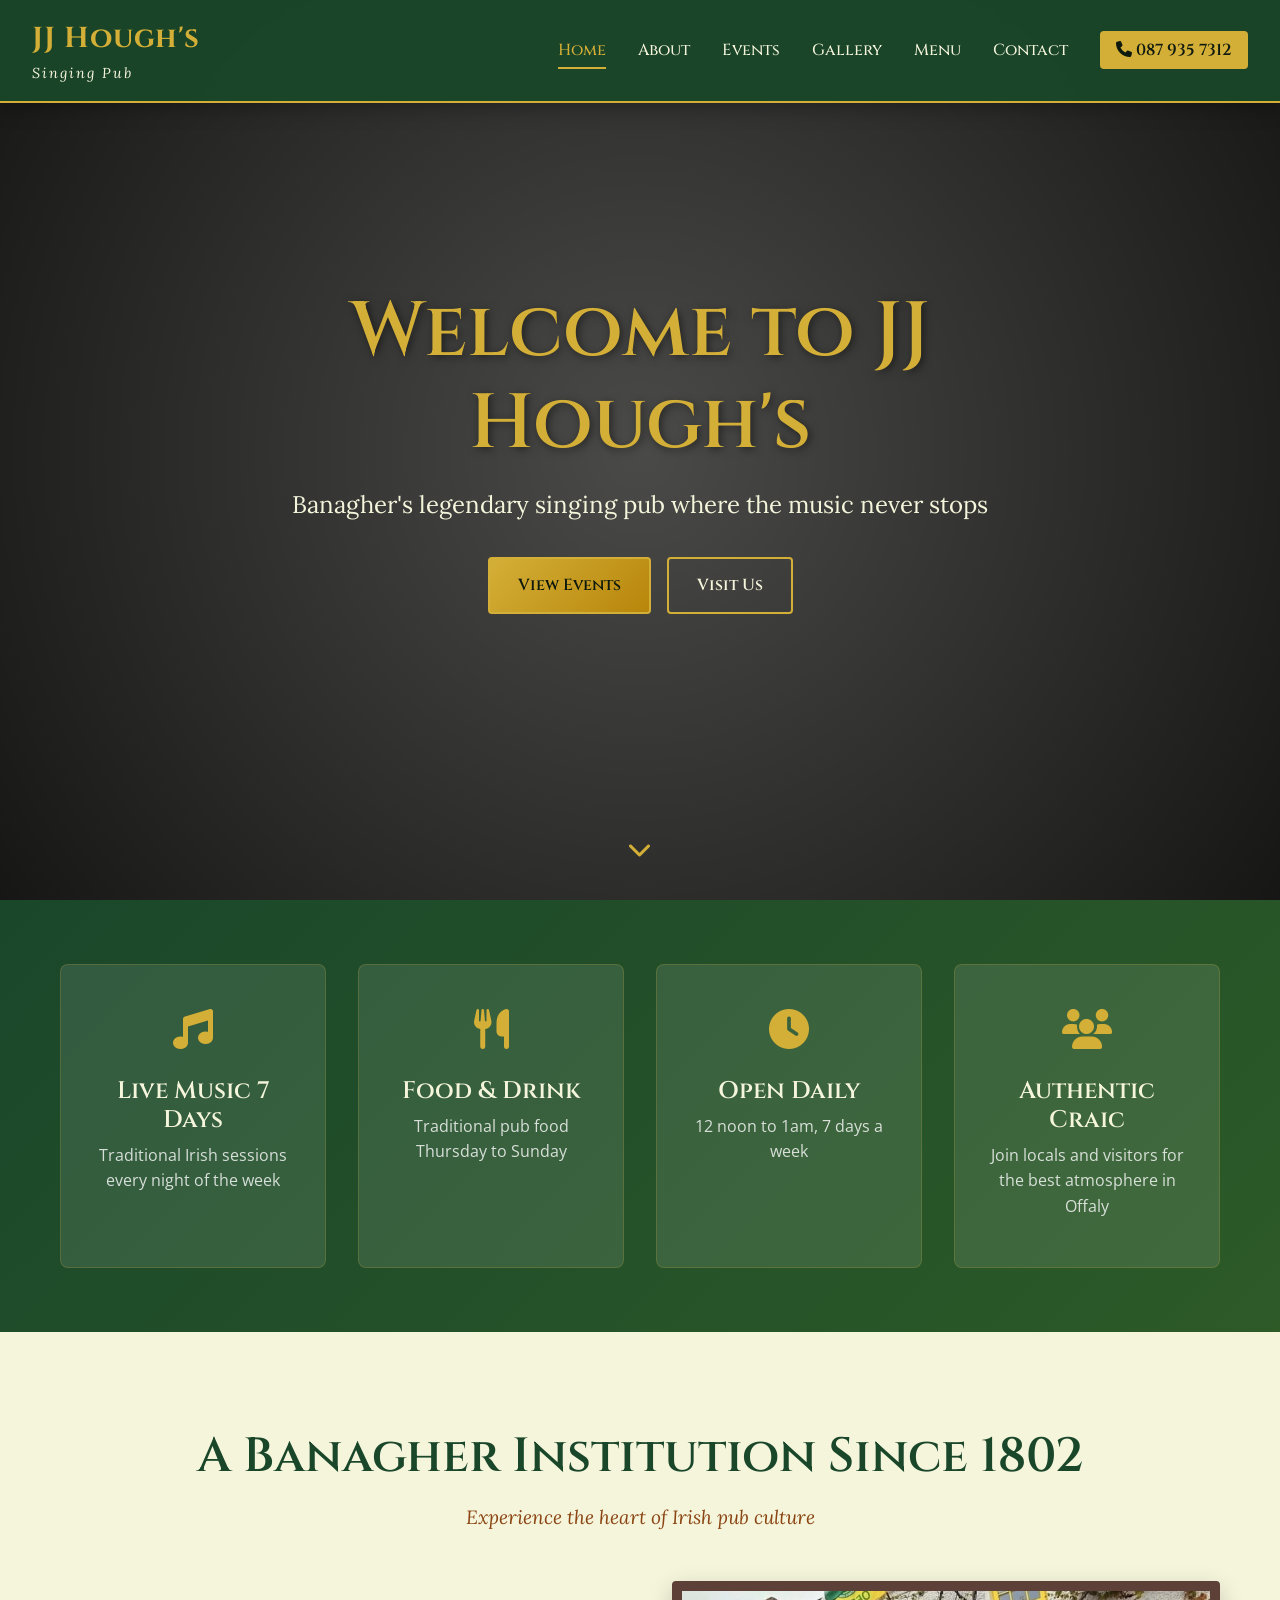
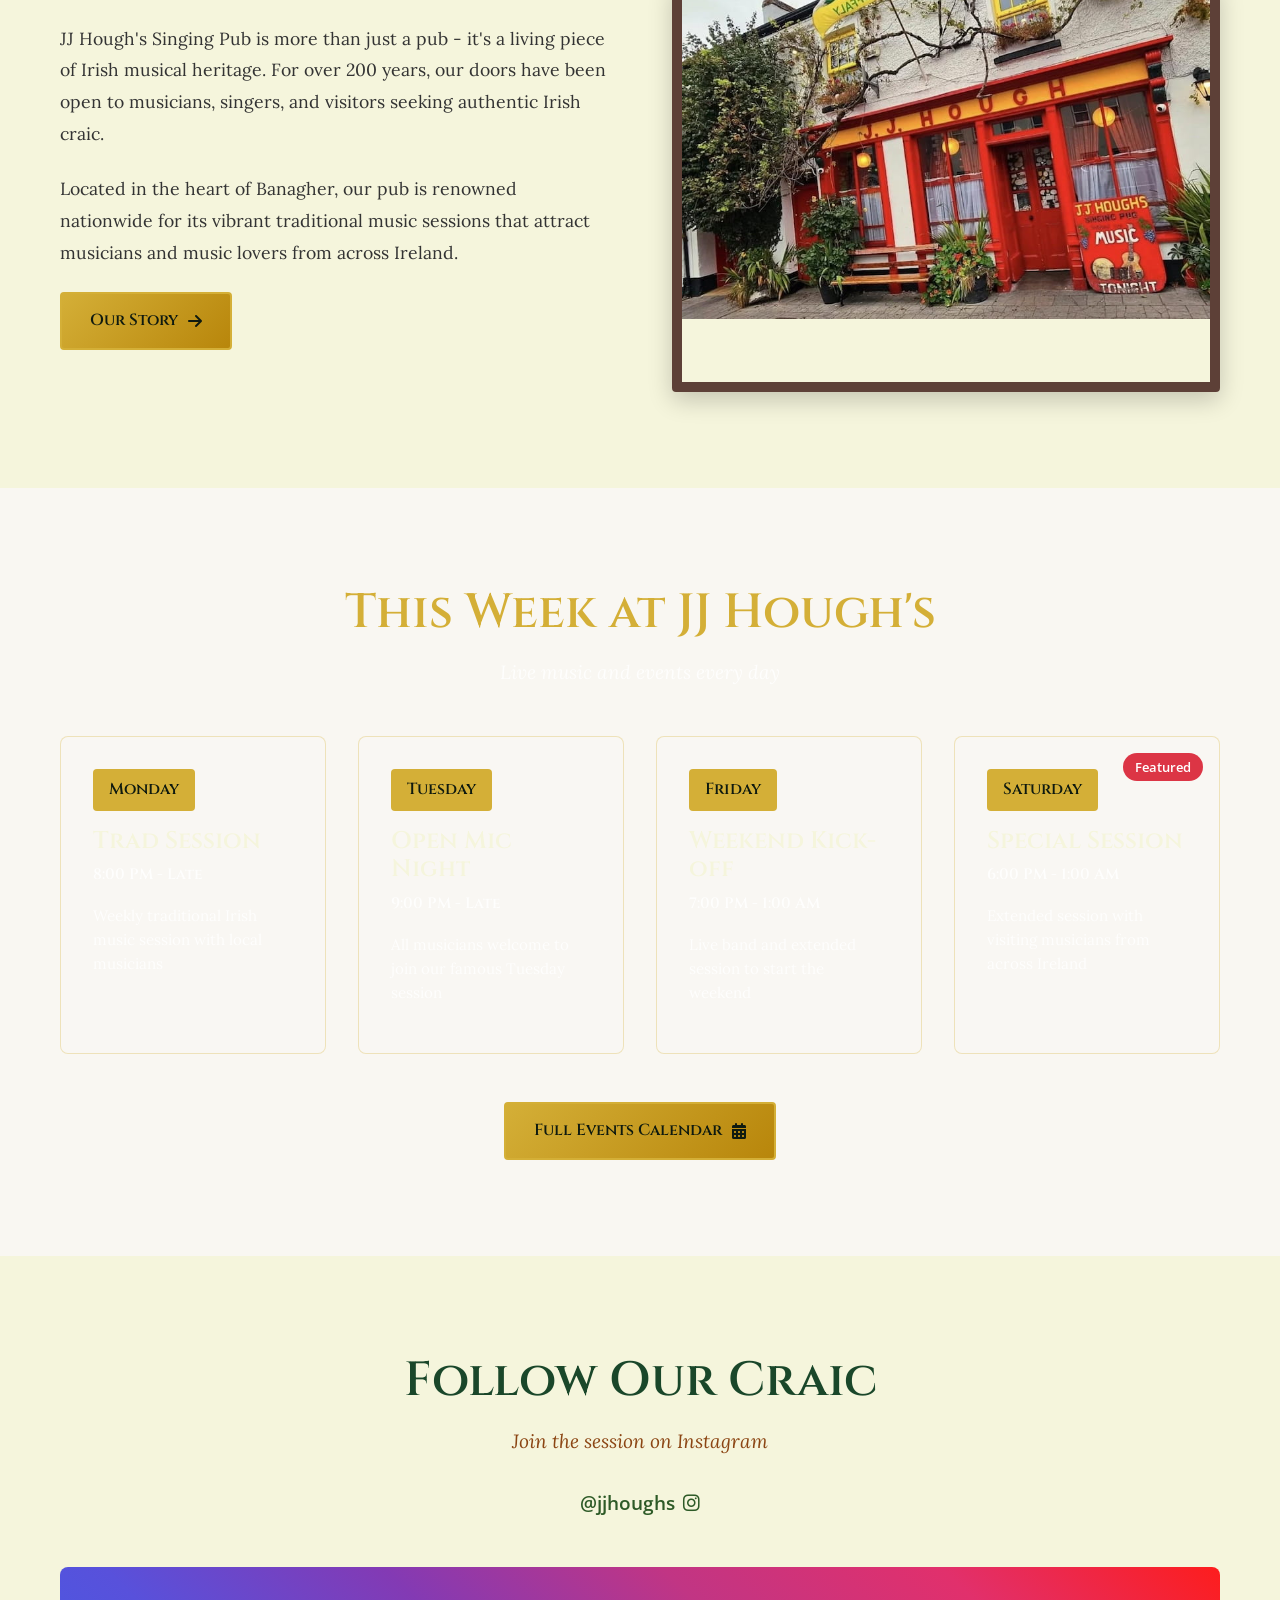
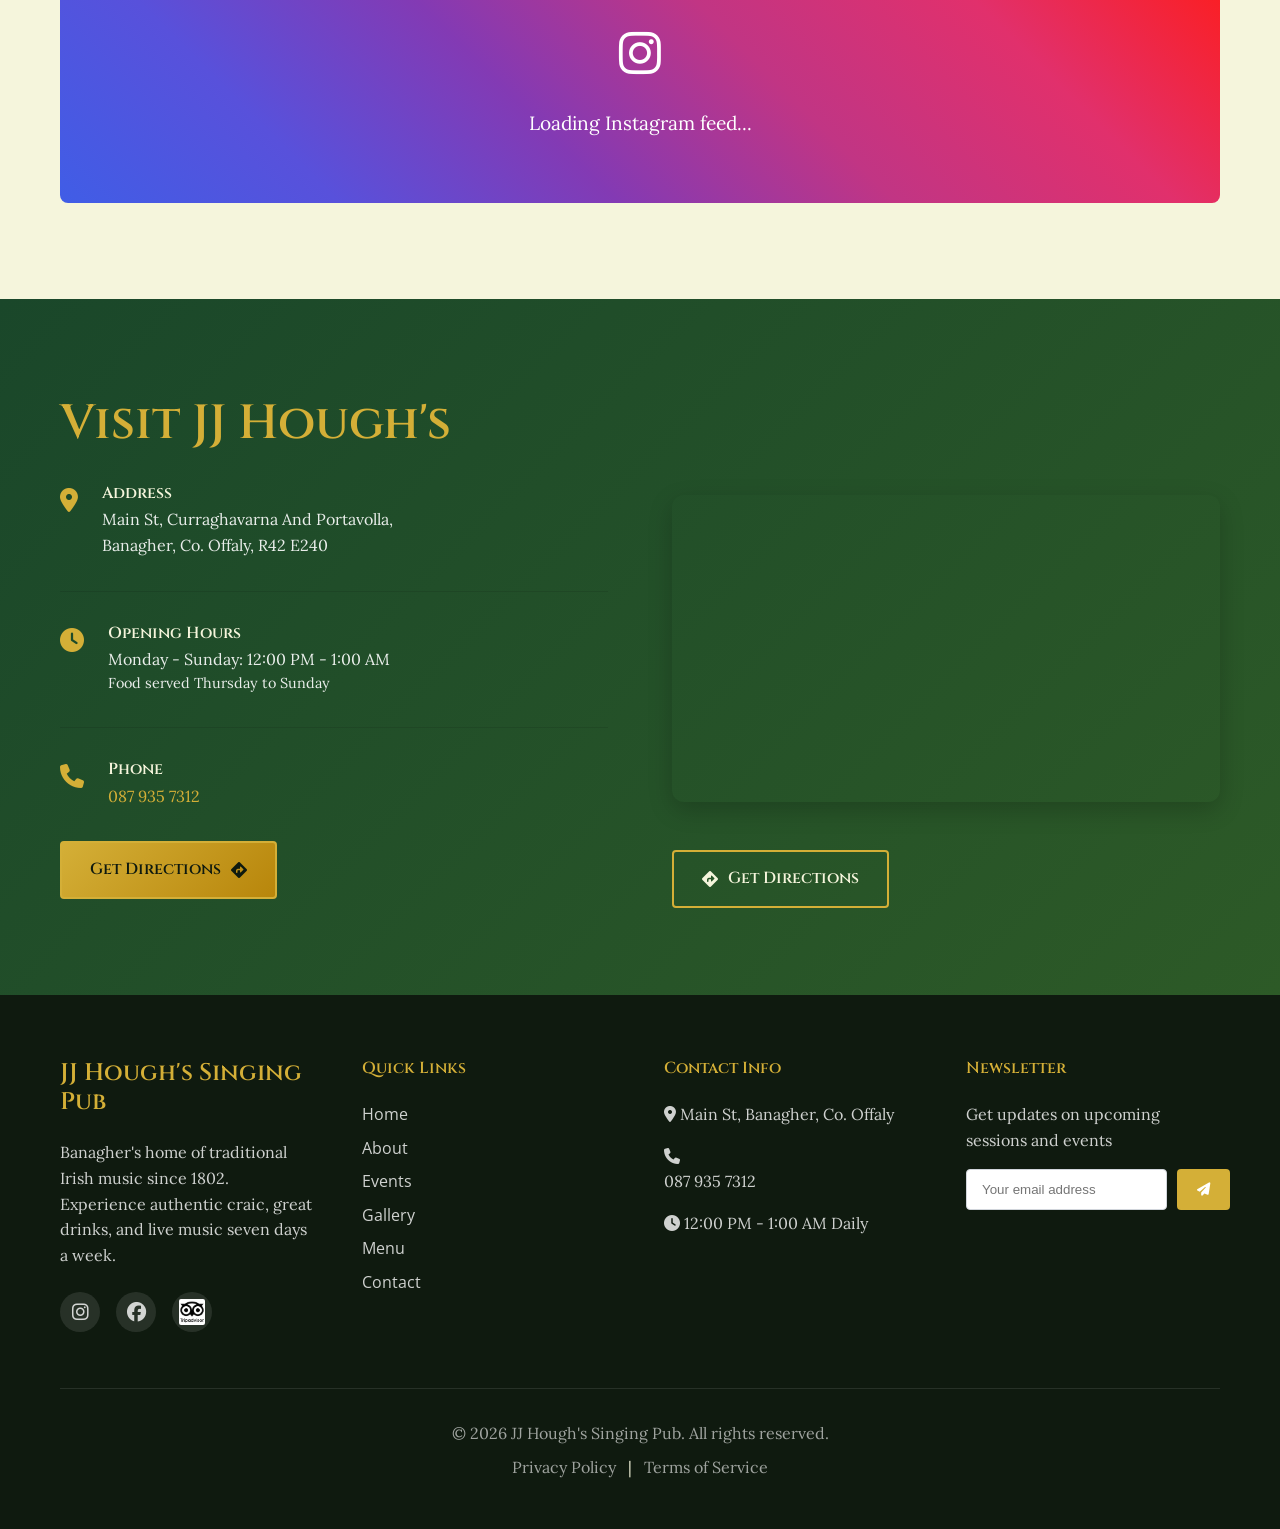
<file: index.html>
<!DOCTYPE html>
<html lang="en">
<head>
    <meta charset="UTF-8">
    <meta name="viewport" content="width=device-width, initial-scale=1.0">
    <title>JJ Hough's Singing Pub | Banagher's Traditional Irish Pub</title>
    <meta name="description" content="Banagher's premier singing pub with live traditional Irish music 7 nights a week. Experience authentic Irish craic at JJ Hough's.">
    <link rel="stylesheet" href="css/styles.css">
    <link rel="stylesheet" href="https://cdnjs.cloudflare.com/ajax/libs/font-awesome/6.4.0/css/all.min.css">
    <link href="https://fonts.googleapis.com/css2?family=Cinzel:wght@400;600;700&family=Lora:wght@400;500;600&family=Open+Sans:wght@300;400;500;600&display=swap" rel="stylesheet">
    <link rel="stylesheet" href="https://cdn.jsdelivr.net/npm/swiper@9/swiper-bundle.min.css">
</head>
<body>
    <!-- Navigation -->
    <nav class="main-nav">
        <div class="nav-container">
            <a href="/" class="logo">
                <span class="logo-text">JJ Hough's</span>
                <span class="logo-sub">Singing Pub</span>
            </a>
            
            <div class="mobile-toggle" id="mobileToggle">
                <i class="fas fa-bars"></i>
            </div>
            
            <ul class="nav-links" id="navLinks">
                <li><a href="/" class="active">Home</a></li>
                <li><a href="/about">About</a></li>
                <li><a href="/events">Events</a></li>
                <li><a href="/gallery">Gallery</a></li>
                <li><a href="/menu">Menu</a></li>
                <li><a href="/contact">Contact</a></li>
                <li><a href="tel:0879357312" class="nav-phone"><i class="fas fa-phone"></i> 087 935 7312</a></li>
            </ul>
        </div>
    </nav>

    <!-- Hero Section -->
    <section class="hero">
        <div class="hero-overlay"></div>
        <div class="hero-content">
            <h1 class="hero-title">Welcome to JJ Hough's</h1>
            <p class="hero-subtitle">Banagher's legendary singing pub where the music never stops</p>
            <div class="hero-buttons">
                <a href="#events" class="btn-primary">View Events</a>
                <a href="#visit" class="btn-secondary">Visit Us</a>
            </div>
        </div>
        <div class="hero-scroll">
            <i class="fas fa-chevron-down"></i>
        </div>
    </section>

    <!-- Quick Info -->
    <section class="quick-info">
        <div class="container">
            <div class="info-grid">
                <div class="info-card">
                    <div class="info-icon">
                        <i class="fas fa-music"></i>
                    </div>
                    <h3>Live Music 7 Days</h3>
                    <p>Traditional Irish sessions every night of the week</p>
                </div>
                <div class="info-card">
                    <div class="info-icon">
                        <i class="fas fa-utensils"></i>
                    </div>
                    <h3>Food & Drink</h3>
                    <p>Traditional pub food Thursday to Sunday</p>
                </div>
                <div class="info-card">
                    <div class="info-icon">
                        <i class="fas fa-clock"></i>
                    </div>
                    <h3>Open Daily</h3>
                    <p>12 noon to 1am, 7 days a week</p>
                </div>
                <div class="info-card">
                    <div class="info-icon">
                        <i class="fas fa-users"></i>
                    </div>
                    <h3>Authentic Craic</h3>
                    <p>Join locals and visitors for the best atmosphere in Offaly</p>
                </div>
            </div>
        </div>
    </section>

    <!-- About Preview -->
    <section class="about-preview">
        <div class="container">
            <div class="section-header">
                <h2>A Banagher Institution Since 1802</h2>
                <p class="section-subtitle">Experience the heart of Irish pub culture</p>
            </div>
            <div class="about-content">
                <div class="about-text">
                    <p>JJ Hough's Singing Pub is more than just a pub - it's a living piece of Irish musical heritage. For over 200 years, our doors have been open to musicians, singers, and visitors seeking authentic Irish craic.</p>
                    <p>Located in the heart of Banagher, our pub is renowned nationwide for its vibrant traditional music sessions that attract musicians and music lovers from across Ireland.</p>
                    <a href="/about" class="btn-primary">Our Story <i class="fas fa-arrow-right"></i></a>
                </div>
                <div class="about-img">
                    <div class="image-frame">
                        <img src="images/pub-exterior.jpg"
                            alt="JJHough's Singing Pub exterior on Main Street, Banagher - Traditional Irish pub since 1802">
                        </div>
                    </div>
                </div>
            </div>
        </div>
    </section>

    <!-- Events Preview -->
    <section id="events" class="events-preview">
        <div class="container">
            <div class="section-header">
                <h2>This Week at JJ Hough's</h2>
                <p class="section-subtitle">Live music and events every day</p>
            </div>
            <div class="events-grid">
                <div class="event-card">
                    <div class="event-day">Monday</div>
                    <h3>Trad Session</h3>
                    <p class="event-time">8:00 PM - Late</p>
                    <p>Weekly traditional Irish music session with local musicians</p>
                </div>
                <div class="event-card">
                    <div class="event-day">Tuesday</div>
                    <h3>Open Mic Night</h3>
                    <p class="event-time">9:00 PM - Late</p>
                    <p>All musicians welcome to join our famous Tuesday session</p>
                </div>
                <div class="event-card">
                    <div class="event-day">Friday</div>
                    <h3>Weekend Kick-off</h3>
                    <p class="event-time">7:00 PM - 1:00 AM</p>
                    <p>Live band and extended session to start the weekend</p>
                </div>
                <div class="event-card">
                    <div class="event-day">Saturday</div>
                    <div class="event-featured">Featured</div>
                    <h3>Special Session</h3>
                    <p class="event-time">6:00 PM - 1:00 AM</p>
                    <p>Extended session with visiting musicians from across Ireland</p>
                </div>
            </div>
            <div class="text-center">
                <a href="/events" class="btn-primary">Full Events Calendar <i class="fas fa-calendar-alt"></i></a>
            </div>
        </div>
    </section>

    <!-- Instagram Feed -->
    <section class="instagram-feed">
        <div class="container">
            <div class="section-header">
                <h2>Follow Our Craic</h2>
                <p class="section-subtitle">Join the session on Instagram</p>
                <a href="https://instagram.com/jjhoughs" target="_blank" class="instagram-handle">@jjhoughs <i class="fab fa-instagram"></i></a>
            </div>
            <div class="instagram-grid">
                <!-- Instagram posts will be loaded via JavaScript -->
                <div class="instagram-placeholder">
                    <i class="fab fa-instagram"></i>
                    <p>Loading Instagram feed...</p>
                </div>
            </div>
        </div>
    </section>

    <!-- Visit Us -->
    <section id="visit" class="visit-us">
        <div class="container">
            <div class="visit-grid">
                <div class="visit-info">
                    <h2>Visit JJ Hough's</h2>
                    <div class="contact-details">
                        <div class="contact-item">
                            <i class="fas fa-map-marker-alt"></i>
                            <div>
                                <h4>Address</h4>
                                <p>Main St, Curraghavarna And Portavolla,<br>Banagher, Co. Offaly, R42 E240</p>
                            </div>
                        </div>
                        <div class="contact-item">
                            <i class="fas fa-clock"></i>
                            <div>
                                <h4>Opening Hours</h4>
                                <p>Monday - Sunday: 12:00 PM - 1:00 AM</p>
                                <p class="small">Food served Thursday to Sunday</p>
                            </div>
                        </div>
                        <div class="contact-item">
                            <i class="fas fa-phone"></i>
                            <div>
                                <h4>Phone</h4>
                                <p><a href="tel:0879357312">087 935 7312</a></p>
                            </div>
                        </div>
                    </div>
                    <a href="/contact" class="btn-primary">Get Directions <i class="fas fa-directions"></i></a>
                </div>
                <div class="visit-map">
    <div class="map-container">
        <!-- PASTE YOUR IFRAME CODE HERE -->
        <!-- It will look something like this: -->
        <iframe 
            src="https://www.google.com/maps/embed?pb=!1m18!1m12!1m3!1d2390.534403218396!2d-7.98999892295771!3d53.190331486385126!2m3!1f0!2f0!3f0!3m2!1i1024!2i768!4f13.1!3m3!1m2!1s0x485c599f37149787%3A0x1a9e5a738afdd51f!2sJJ%20Houghs%20Singing%20Pub!5e0!3m2!1sen!2sie!4v1769278393207!5m2!1sen!2sie" 
            width="100%" 
            height="300" 
            style="border:0;" 
            allowfullscreen="" 
            loading="lazy" 
            referrerpolicy="no-referrer-when-downgrade">
        </iframe>
    </div>
    <div class="map-link">
        <a href="https://www.google.com/maps/place/JJ+Houghs+Singing+Pub/@53.1903315,-7.9899989,17z/data=!3m1!4b1!4m6!3m5!1s0x485c599f37149787:0x1a9e5a738afdd51f!8m2!3d53.1903283!4d-7.987424!16s%2Fg%2F1tf30tc9?entry=ttu&g_ep=EgoyMDI2MDEyMS4wIKXMDSoKLDEwMDc5MjA2N0gBUAM%3D" target="_blank" class="btn-secondary">
            <i class="fas fa-directions"></i> Get Directions
        </a>
    </div>
</div>
            </div>
        </div>
    </section>

    <!-- Footer -->
    <footer>
        <div class="container">
            <div class="footer-grid">
                <div class="footer-col">
                    <h3>JJ Hough's Singing Pub</h3>
                    <p>Banagher's home of traditional Irish music since 1802. Experience authentic craic, great drinks, and live music seven days a week.</p>
                    <div class="footer-social">
                        <a href="https://instagram.com/jjhoughs" target="_blank"><i class="fab fa-instagram"></i></a>
                        <a href="https://www.facebook.com/Houghs.Pub/#" target="_blank"><i class="fab fa-facebook"></i></a>
                        <a href="https://www.tripadvisor.ie/Attraction_Review-g1094481-d3262080-Reviews-J_J_Hough_s_Singing_Pub-Banagher_County_Offaly.html" 
                        target="_blank" 
                        class="tripadvisor-link"
                        aria-label="TripAdvisor">
                         <img src="images/tripadvisor-logo.png" alt="TripAdvisor" class="tripadvisor-logo"></a>
                    </div>
                </div>
                
                <div class="footer-col">
                    <h4>Quick Links</h4>
                    <a href="/">Home</a>
                    <a href="/about">About</a>
                    <a href="/events">Events</a>
                    <a href="/gallery">Gallery</a>
                    <a href="/menu">Menu</a>
                    <a href="/contact">Contact</a>
                </div>

                <div class="footer-col">
                    <h4>Contact Info</h4>
                    <p><i class="fas fa-map-marker-alt"></i> Main St, Banagher, Co. Offaly</p>
                    <p><i class="fas fa-phone"></i> <a href="tel:0879357312">087 935 7312</a></p>
                    <p><i class="fas fa-clock"></i> 12:00 PM - 1:00 AM Daily</p>
                </div>
                
                <div class="footer-col">
                    <h4>Newsletter</h4>
                    <p>Get updates on upcoming sessions and events</p>
                    <form action="https://simplifylocal.us11.list-manage.com/subscribe/post" method="post" style="display: flex; gap: 10px;">
                        <input type="hidden" name="u" value="a8b7307d036e66f73b9fb386d">
                        <input type="hidden" name="id" value="e1c82c4d74">
                        
                        <input type="email" 
                            name="EMAIL" 
                            placeholder="Your email address" 
                            required
                            style="flex: 1; padding: 12px 15px; border: 1px solid #d1d5db; border-radius: 4px;">
                        
                        <button type="submit" 
                                style="background: #d4af37; color: white; border: none; padding: 12px 20px; border-radius: 4px; cursor: pointer;">
                            <i class="fas fa-paper-plane"></i>
                        </button>
                    </form>

                </div>
            </div>
            
            <div class="footer-bottom">
                <p class="copyright">© 2026 JJ Hough's Singing Pub. All rights reserved.</p>
                <p class="footer-links">
                    <a href="#">Privacy Policy</a> | 
                    <a href="#">Terms of Service</a>
                </p>
            </div>
        </div>
    </footer>

    <script src="https://cdn.jsdelivr.net/npm/swiper@9/swiper-bundle.min.js"></script>
    <script src="js/script.js"></script>

    <!-- Add these scripts right before your closing </body> tag -->
<script type='text/javascript' src='//s3.amazonaws.com/downloads.mailchimp.com/js/mc-validate.js'></script>
<script type='text/javascript'>
(function($) {
    window.fnames = new Array(); 
    window.ftypes = new Array();
    fnames[0]='EMAIL';
    ftypes[0]='email';
    fnames[1]='FNAME';
    ftypes[1]='text';
    fnames[2]='LNAME';
    ftypes[2]='text';
    fnames[3]='ADDRESS';
    ftypes[3]='address';
    fnames[4]='PHONE';
    ftypes[4]='phone';
    fnames[5]='BIRTHDAY';
    ftypes[5]='birthday';
    fnames[6]='COMPANY';
    ftypes[6]='text';
}(jQuery));
var $mcj = jQuery.noConflict(true);
</script>
</body>
</html>
</file>
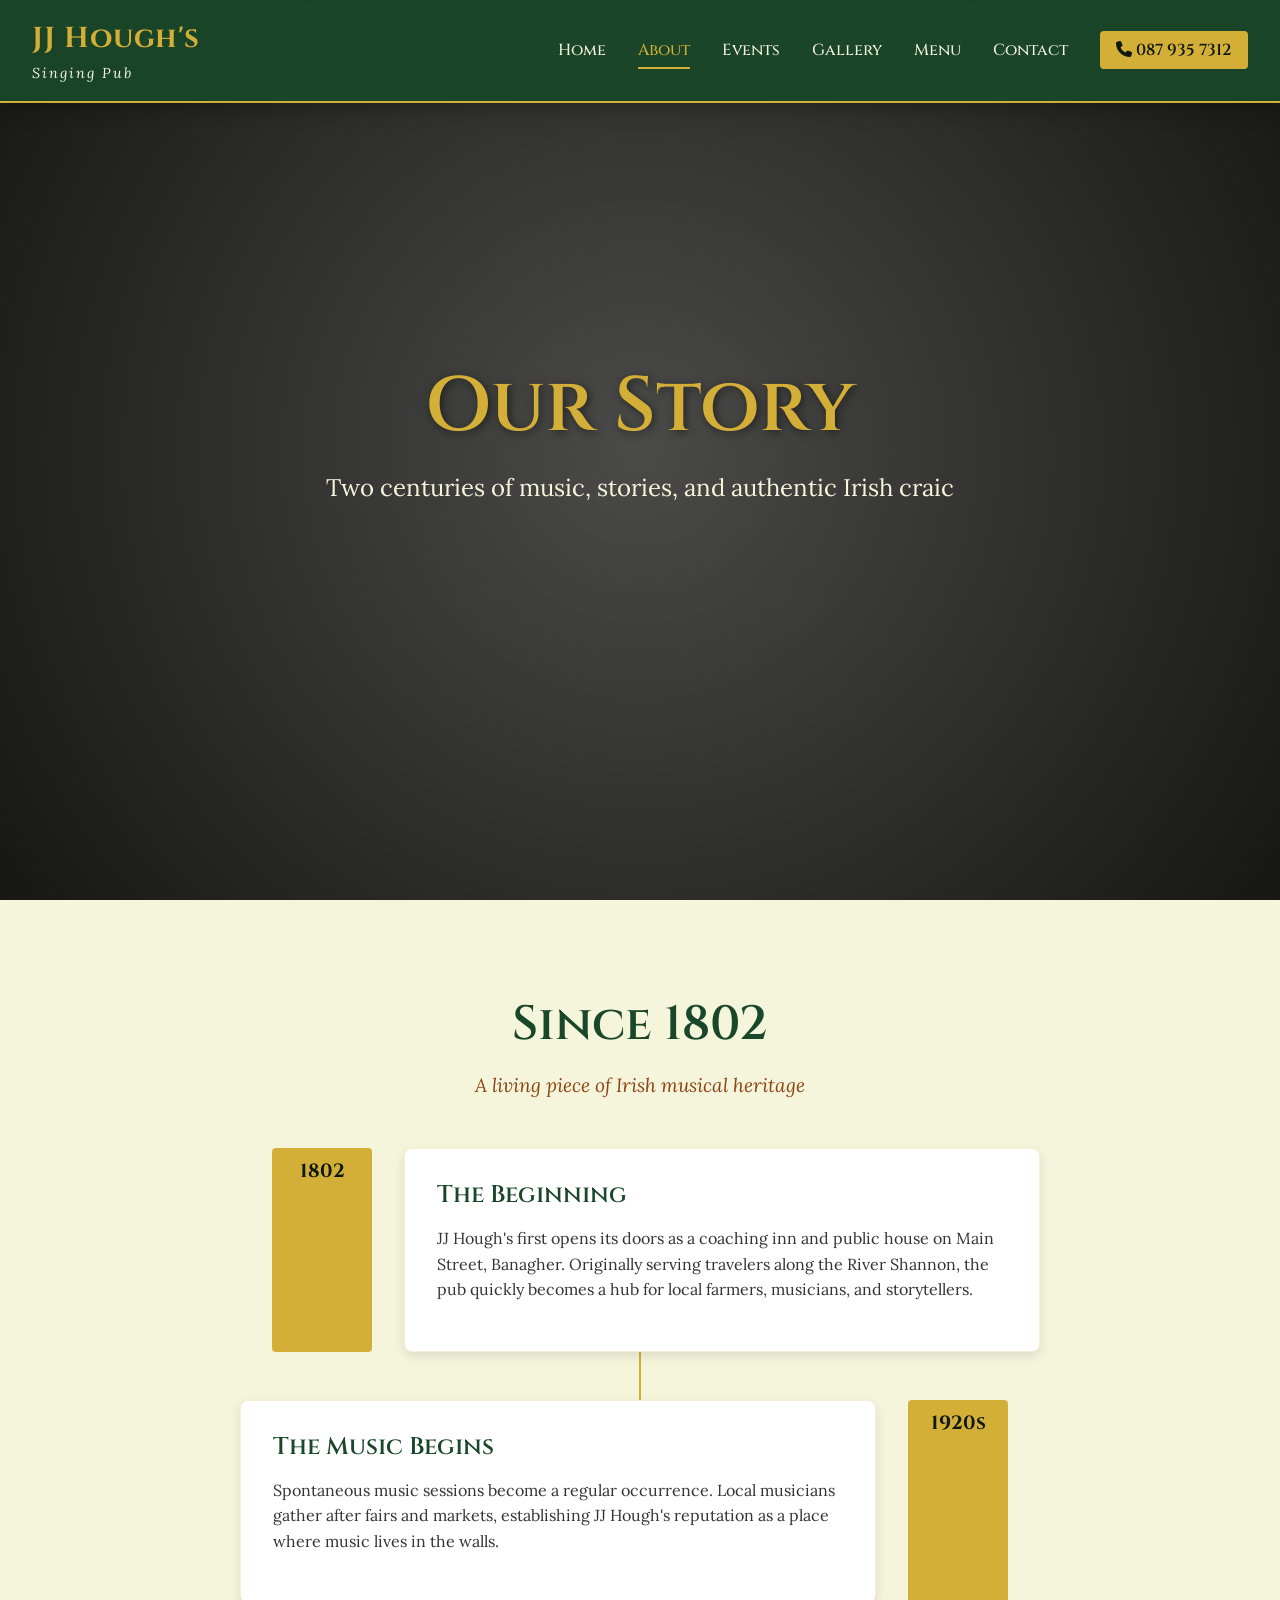
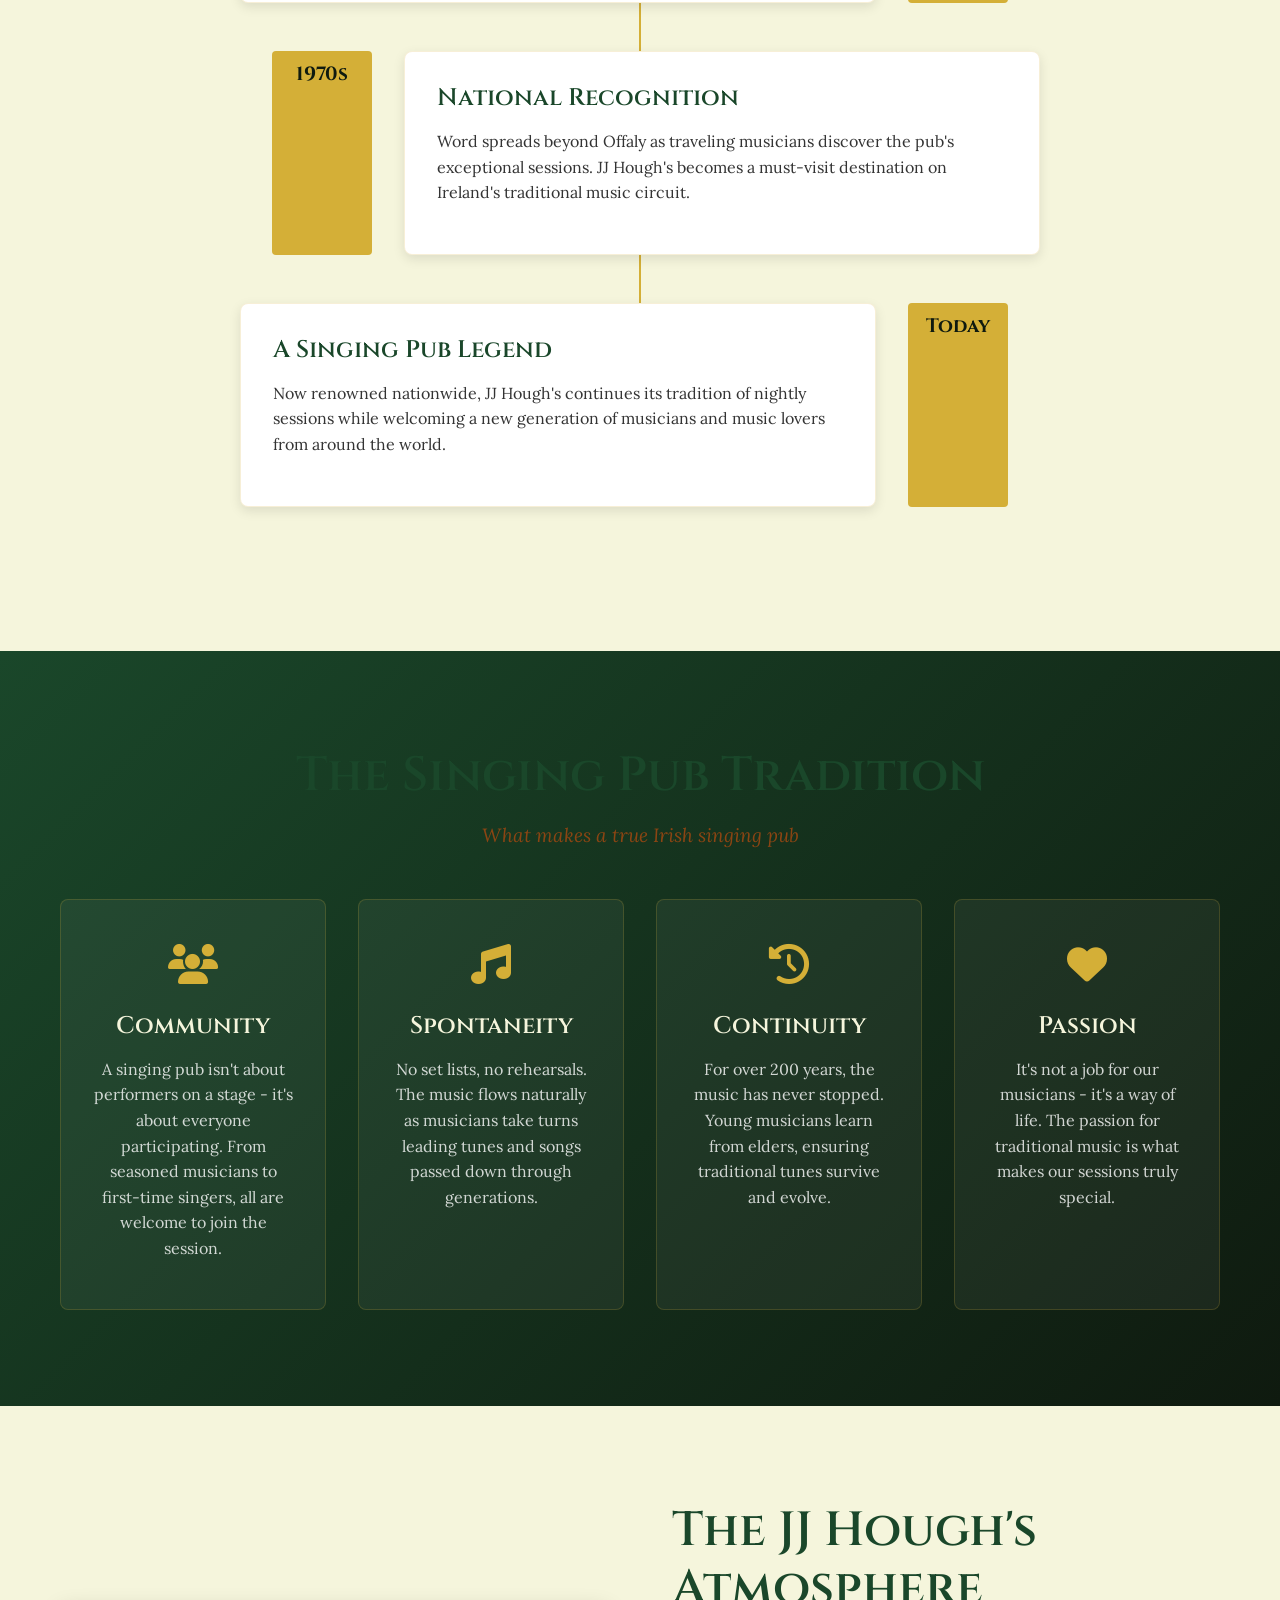
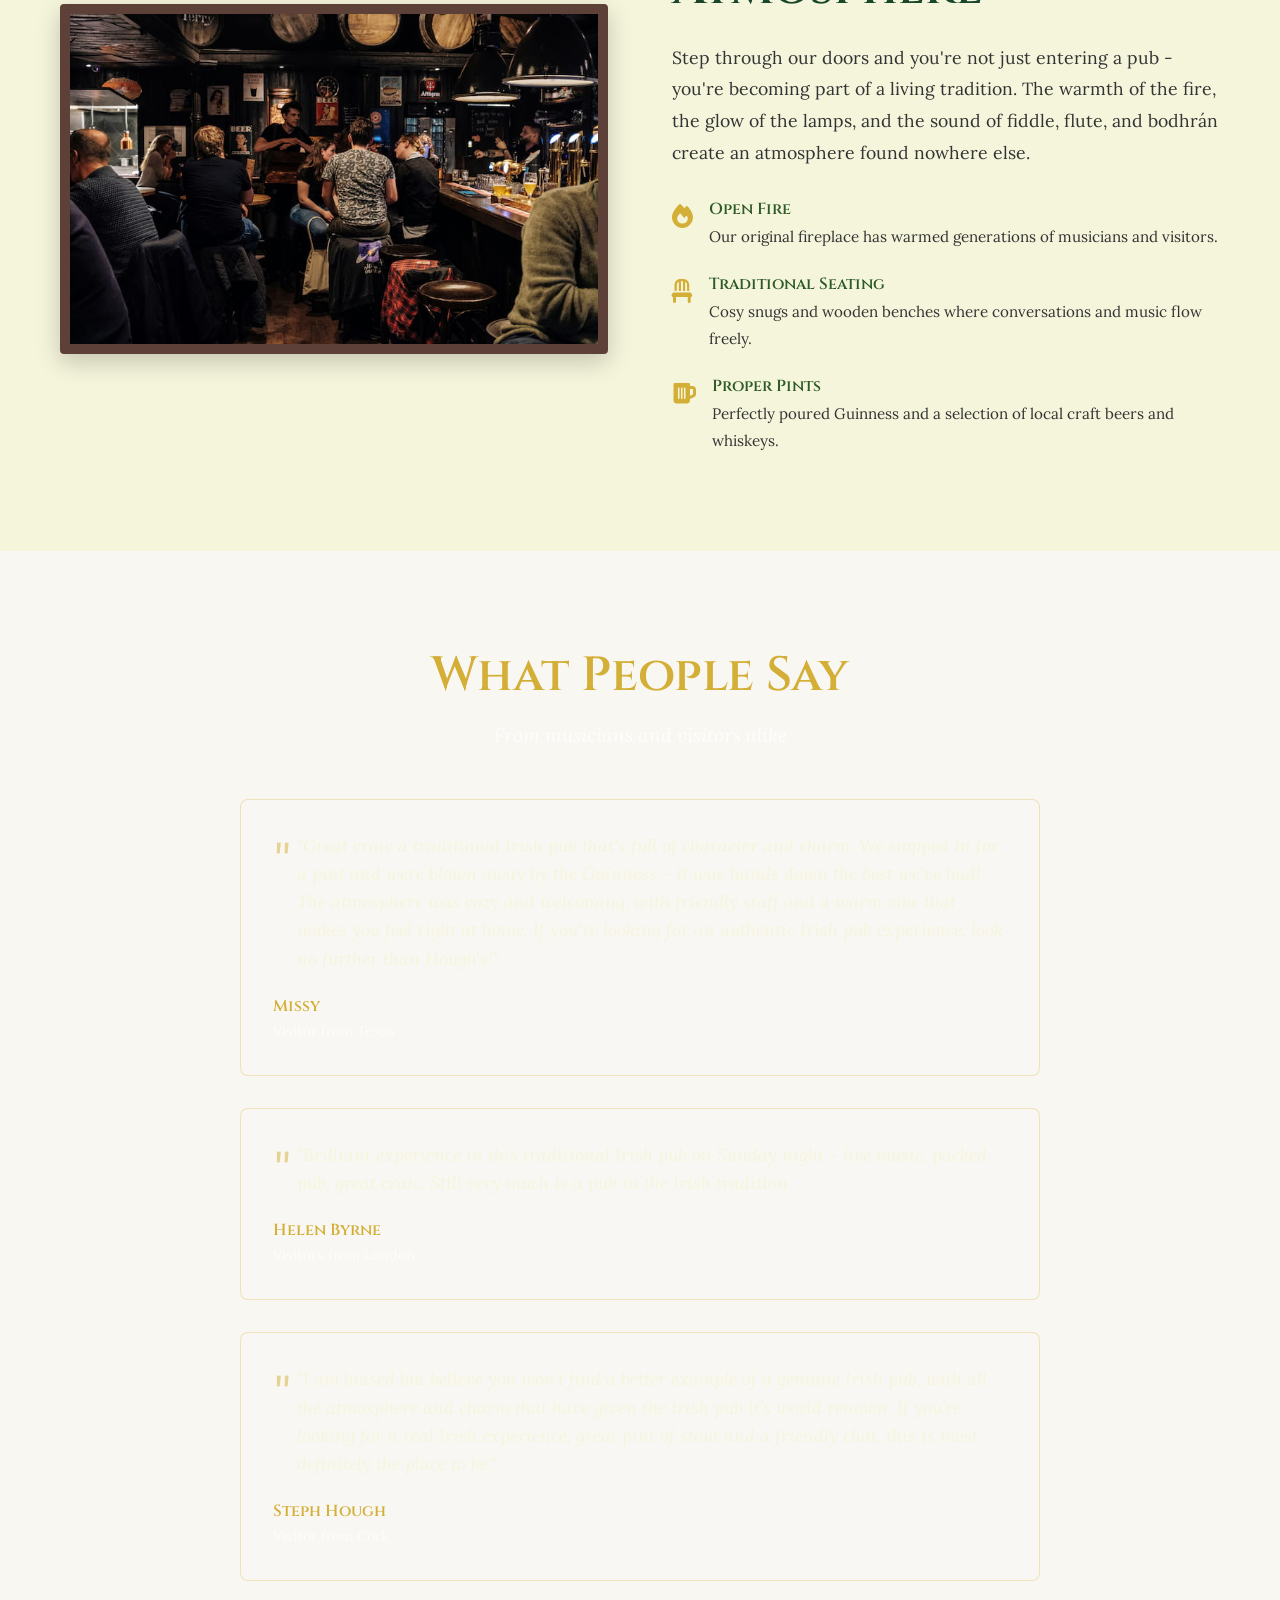
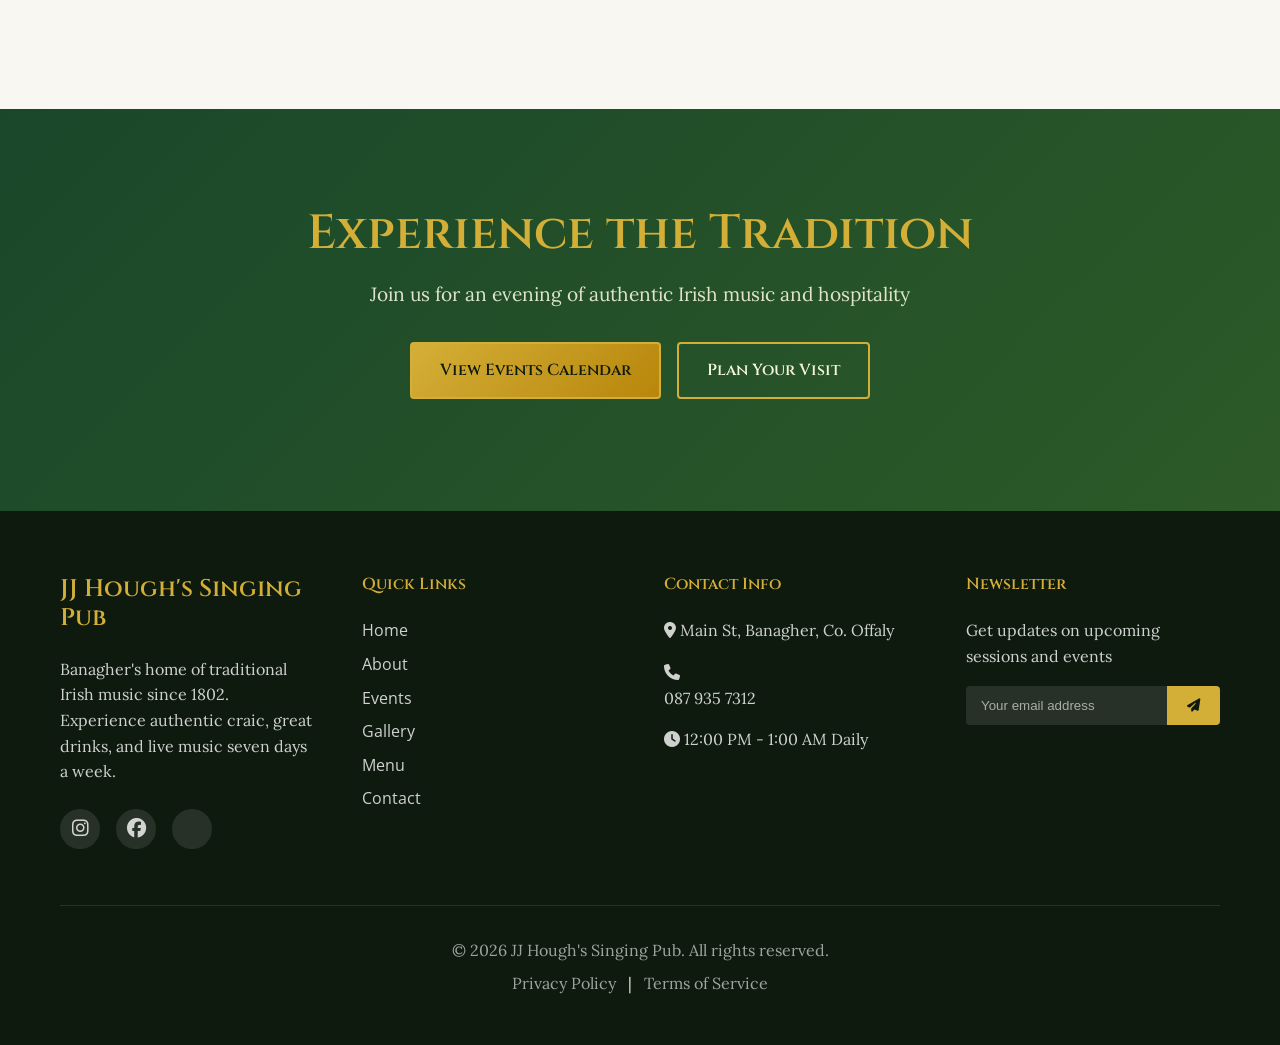
<file: about.html>
<!DOCTYPE html>
<html lang="en">
<head>
    <meta charset="UTF-8">
    <meta name="viewport" content="width=device-width, initial-scale=1.0">
    <title>About JJ Hough's | Banagher's Legendary Singing Pub</title>
    <meta name="description" content="Discover the rich history of JJ Hough's Singing Pub, a Banagher institution since 1802 and home to Ireland's finest traditional music sessions.">
    <link rel="stylesheet" href="css/styles.css">
    <link rel="stylesheet" href="https://cdnjs.cloudflare.com/ajax/libs/font-awesome/6.4.0/css/all.min.css">
    <link href="https://fonts.googleapis.com/css2?family=Cinzel:wght@400;600;700&family=Lora:wght@400;500;600&family=Open+Sans:wght@300;400;500;600&display=swap" rel="stylesheet">
</head>
<body>
    <!-- Navigation -->
    <nav class="main-nav">
        <div class="nav-container">
            <a href="index.html" class="logo">
                <span class="logo-text">JJ Hough's</span>
                <span class="logo-sub">Singing Pub</span>
            </a>
            
            <div class="mobile-toggle" id="mobileToggle">
                <i class="fas fa-bars"></i>
            </div>
            
            <ul class="nav-links" id="navLinks">
                <li><a href="index.html">Home</a></li>
                <li><a href="about.html" class="active">About</a></li>
                <li><a href="events.html">Events</a></li>
                <li><a href="gallery.html">Gallery</a></li>
                <li><a href="menu.html">Menu</a></li>
                <li><a href="contact.html">Contact</a></li>
                <li><a href="tel:0879357312" class="nav-phone"><i class="fas fa-phone"></i> 087 935 7312</a></li>
            </ul>
        </div>
    </nav>

    <!-- Hero Section -->
    <section class="hero hero-about">
        <div class="hero-overlay"></div>
        <div class="hero-content">
            <h1 class="hero-title">Our Story</h1>
            <p class="hero-subtitle">Two centuries of music, stories, and authentic Irish craic</p>
        </div>
    </section>

    <!-- History Section -->
    <section class="history">
        <div class="container">
            <div class="section-header">
                <h2>Since 1802</h2>
                <p class="section-subtitle">A living piece of Irish musical heritage</p>
            </div>
            
            <div class="timeline">
                <div class="timeline-item">
                    <div class="timeline-year">1802</div>
                    <div class="timeline-content">
                        <h3>The Beginning</h3>
                        <p>JJ Hough's first opens its doors as a coaching inn and public house on Main Street, Banagher. Originally serving travelers along the River Shannon, the pub quickly becomes a hub for local farmers, musicians, and storytellers.</p>
                    </div>
                </div>
                
                <div class="timeline-item">
                    <div class="timeline-year">1920s</div>
                    <div class="timeline-content">
                        <h3>The Music Begins</h3>
                        <p>Spontaneous music sessions become a regular occurrence. Local musicians gather after fairs and markets, establishing JJ Hough's reputation as a place where music lives in the walls.</p>
                    </div>
                </div>
                
                <div class="timeline-item">
                    <div class="timeline-year">1970s</div>
                    <div class="timeline-content">
                        <h3>National Recognition</h3>
                        <p>Word spreads beyond Offaly as traveling musicians discover the pub's exceptional sessions. JJ Hough's becomes a must-visit destination on Ireland's traditional music circuit.</p>
                    </div>
                </div>
                
                <div class="timeline-item">
                    <div class="timeline-year">Today</div>
                    <div class="timeline-content">
                        <h3>A Singing Pub Legend</h3>
                        <p>Now renowned nationwide, JJ Hough's continues its tradition of nightly sessions while welcoming a new generation of musicians and music lovers from around the world.</p>
                    </div>
                </div>
            </div>
        </div>
    </section>

    <!-- The Singing Pub Tradition -->
    <section class="tradition dark-bg">
        <div class="container">
            <div class="section-header">
                <h2>The Singing Pub Tradition</h2>
                <p class="section-subtitle">What makes a true Irish singing pub</p>
            </div>
            
            <div class="tradition-grid">
                <div class="tradition-card">
                    <div class="tradition-icon">
                        <i class="fas fa-users"></i>
                    </div>
                    <h3>Community</h3>
                    <p>A singing pub isn't about performers on a stage - it's about everyone participating. From seasoned musicians to first-time singers, all are welcome to join the session.</p>
                </div>
                
                <div class="tradition-card">
                    <div class="tradition-icon">
                        <i class="fas fa-music"></i>
                    </div>
                    <h3>Spontaneity</h3>
                    <p>No set lists, no rehearsals. The music flows naturally as musicians take turns leading tunes and songs passed down through generations.</p>
                </div>
                
                <div class="tradition-card">
                    <div class="tradition-icon">
                        <i class="fas fa-history"></i>
                    </div>
                    <h3>Continuity</h3>
                    <p>For over 200 years, the music has never stopped. Young musicians learn from elders, ensuring traditional tunes survive and evolve.</p>
                </div>
                
                <div class="tradition-card">
                    <div class="tradition-icon">
                        <i class="fas fa-heart"></i>
                    </div>
                    <h3>Passion</h3>
                    <p>It's not a job for our musicians - it's a way of life. The passion for traditional music is what makes our sessions truly special.</p>
                </div>
            </div>
        </div>
    </section>

    <!-- Atmosphere Section -->
    <section class="atmosphere">
        <div class="container">
            <div class="atmosphere-grid">
                <div class="atmosphere-image">
                    <div class="image-frame">
                        <img src="images/nightly-sessions.jpg"
                            alt="Live traditional Irish music session at JJ Hough's with fiddles, flutes, and bodhrán" 
                            class="atmosphere-img">
                        </div>
                </div>
                
                <div class="atmosphere-content">
                    <h2>The JJ Hough's Atmosphere</h2>
                    <p>Step through our doors and you're not just entering a pub - you're becoming part of a living tradition. The warmth of the fire, the glow of the lamps, and the sound of fiddle, flute, and bodhrán create an atmosphere found nowhere else.</p>
                    
                    <div class="atmosphere-features">
                        <div class="feature">
                            <i class="fas fa-fire"></i>
                            <div>
                                <h4>Open Fire</h4>
                                <p>Our original fireplace has warmed generations of musicians and visitors.</p>
                            </div>
                        </div>
                        
                        <div class="feature">
                            <i class="fas fa-chair"></i>
                            <div>
                                <h4>Traditional Seating</h4>
                                <p>Cosy snugs and wooden benches where conversations and music flow freely.</p>
                            </div>
                        </div>
                        
                        <div class="feature">
                            <i class="fas fa-beer-mug-empty"></i>
                            <div>
                                <h4>Proper Pints</h4>
                                <p>Perfectly poured Guinness and a selection of local craft beers and whiskeys.</p>
                            </div>
                        </div>
                    </div>
                </div>
            </div>
        </div>
    </section>

    <!-- Testimonials -->
    <section class="testimonials">
        <div class="container">
            <div class="section-header">
                <h2>What People Say</h2>
                <p class="section-subtitle">From musicians and visitors alike</p>
            </div>
            
            <div class="testimonial-slider">
                <div class="testimonial-item">
                    <div class="testimonial-content">
                        <p>"Great craic a traditional Irish pub that's full of character and charm. We stopped in for a pint and were blown away by the Guinness - it was hands down the best we've had! The atmosphere was cozy and welcoming, with friendly staff and a warm vibe that makes you feel right at home. If you're looking for an authentic Irish pub experience, look no further than Hough's!"</p>
                    </div>
                    <div class="testimonial-author">
                        <h4>Missy</h4>
                        <p>Visitor from Texas</p>
                    </div>
                </div>
                
                <div class="testimonial-item">
                    <div class="testimonial-content">
                        <p>"Brilliant experience in this traditional Irish pub on Sunday night - live music, packed pub, great craic. Still very much is a pub in the Irish tradition</p>
                    </div>
                    <div class="testimonial-author">
                        <h4>Helen Byrne</h4>
                        <p>Visitors from London</p>
                    </div>
                </div>
                
                <div class="testimonial-item">
                    <div class="testimonial-content">
                        <p>"I am biased but believe you won’t find a better example of a genuine Irish pub, with all the atmosphere and charm that have given the Irish pub it’s world renown. If you’re looking for a real Irish experience, great pint of stout and a friendly chat, this is most definitely the place to be."</p>
                    </div>
                    <div class="testimonial-author">
                        <h4>Steph Hough</h4>
                        <p>Visitor from Cork</p>
                    </div>
                </div>
            </div>
        </div>
    </section>

    <!-- CTA Section -->
    <section class="cta-about">
        <div class="container">
            <div class="cta-content">
                <h2>Experience the Tradition</h2>
                <p>Join us for an evening of authentic Irish music and hospitality</p>
                <div class="cta-buttons">
                    <a href="events.html" class="btn-primary">View Events Calendar</a>
                    <a href="contact.html" class="btn-secondary">Plan Your Visit</a>
                </div>
            </div>
        </div>
    </section>

    <!-- Footer -->
    <footer>
        <div class="container">
            <div class="footer-grid">
                <div class="footer-col">
                    <h3>JJ Hough's Singing Pub</h3>
                    <p>Banagher's home of traditional Irish music since 1802. Experience authentic craic, great drinks, and live music seven days a week.</p>
                    <div class="footer-social">
                        <a href="https://instagram.com/jjhoughs" target="_blank"><i class="fab fa-instagram"></i></a>
                        <a href="https://www.facebook.com/Houghs.Pub/#" target="_blank"><i class="fab fa-facebook"></i></a>
                        <a href="https://www.tripadvisor.ie/Attraction_Review-g1094481-d3262080-Reviews-J_J_Hough_s_Singing_Pub-Banagher_County_Offaly.html" target="_blank"><i class="fab fa-tripadvisor"></i></a>
                    </div>
                </div>
                
                <div class="footer-col">
                    <h4>Quick Links</h4>
                    <a href="index.html">Home</a>
                    <a href="about.html">About</a>
                    <a href="events.html">Events</a>
                    <a href="gallery.html">Gallery</a>
                    <a href="menu.html">Menu</a>
                    <a href="contact.html">Contact</a>
                </div>

                <div class="footer-col">
                    <h4>Contact Info</h4>
                    <p><i class="fas fa-map-marker-alt"></i> Main St, Banagher, Co. Offaly</p>
                    <p><i class="fas fa-phone"></i> <a href="tel:0879357312">087 935 7312</a></p>
                    <p><i class="fas fa-clock"></i> 12:00 PM - 1:00 AM Daily</p>
                </div>
                
                <div class="footer-col">
                    <h4>Newsletter</h4>
                    <p>Get updates on upcoming sessions and events</p>
                    <form class="newsletter-form">
                        <input type="email" placeholder="Your email address" required>
                        <button type="submit"><i class="fas fa-paper-plane"></i></button>
                    </form>
                </div>
            </div>
            
            <div class="footer-bottom">
                <p class="copyright">© 2026 JJ Hough's Singing Pub. All rights reserved.</p>
                <p class="footer-links">
                    <a href="#">Privacy Policy</a> | 
                    <a href="#">Terms of Service</a>
                </p>
            </div>
        </div>
    </footer>

    <script src="js/script.js"></script>
</body>
</html>
</file>
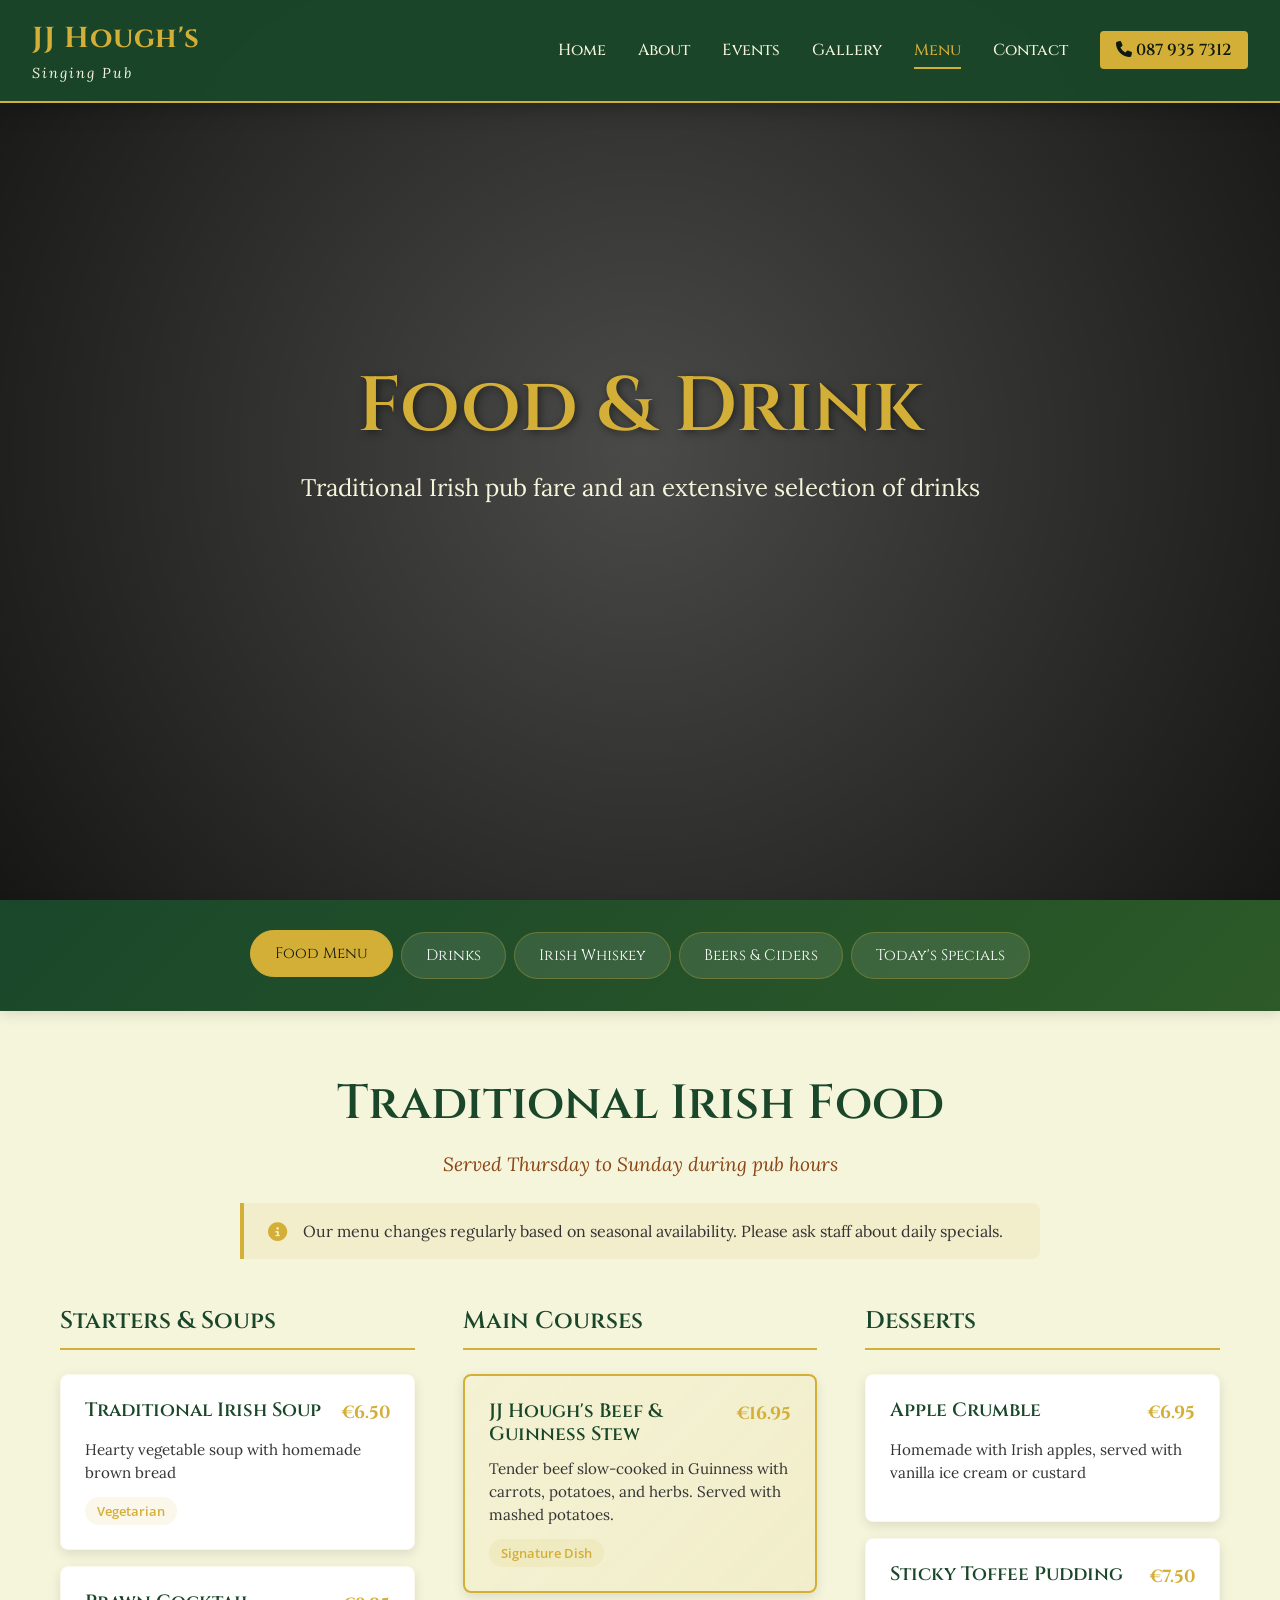
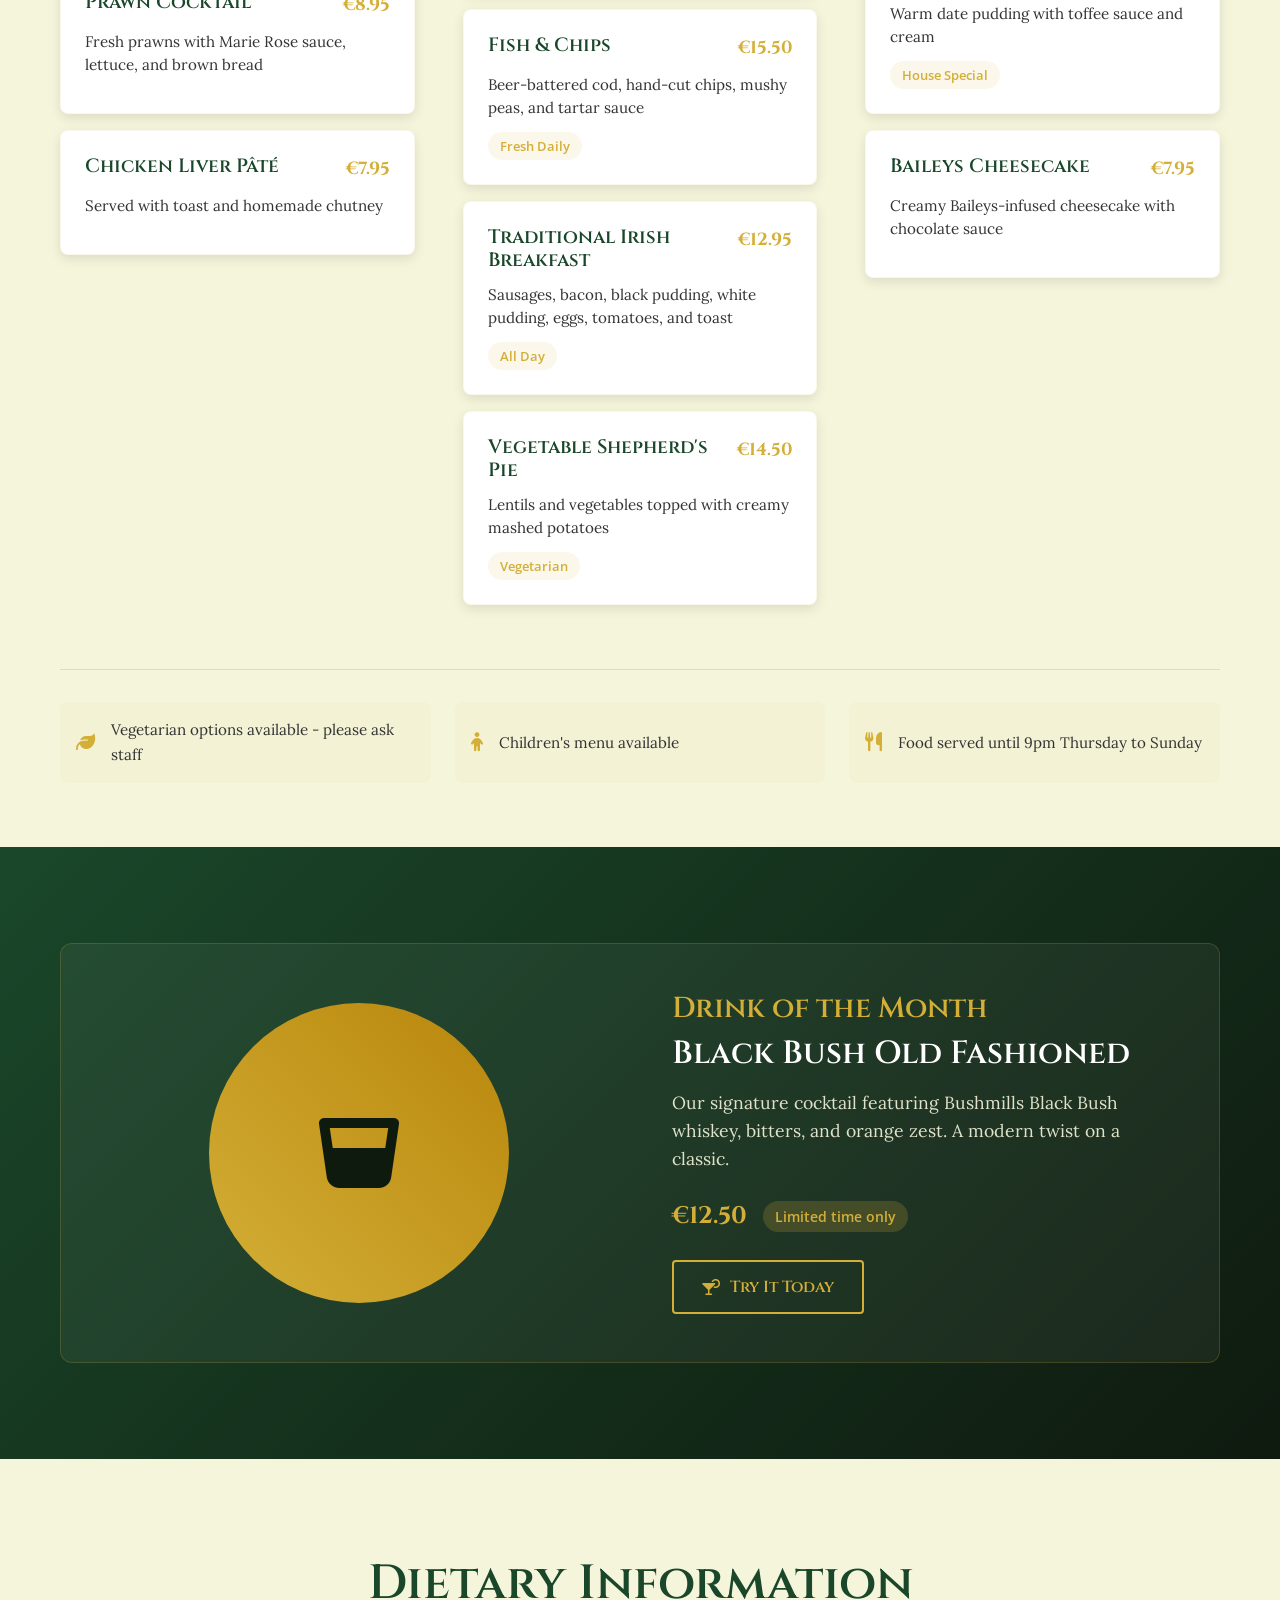
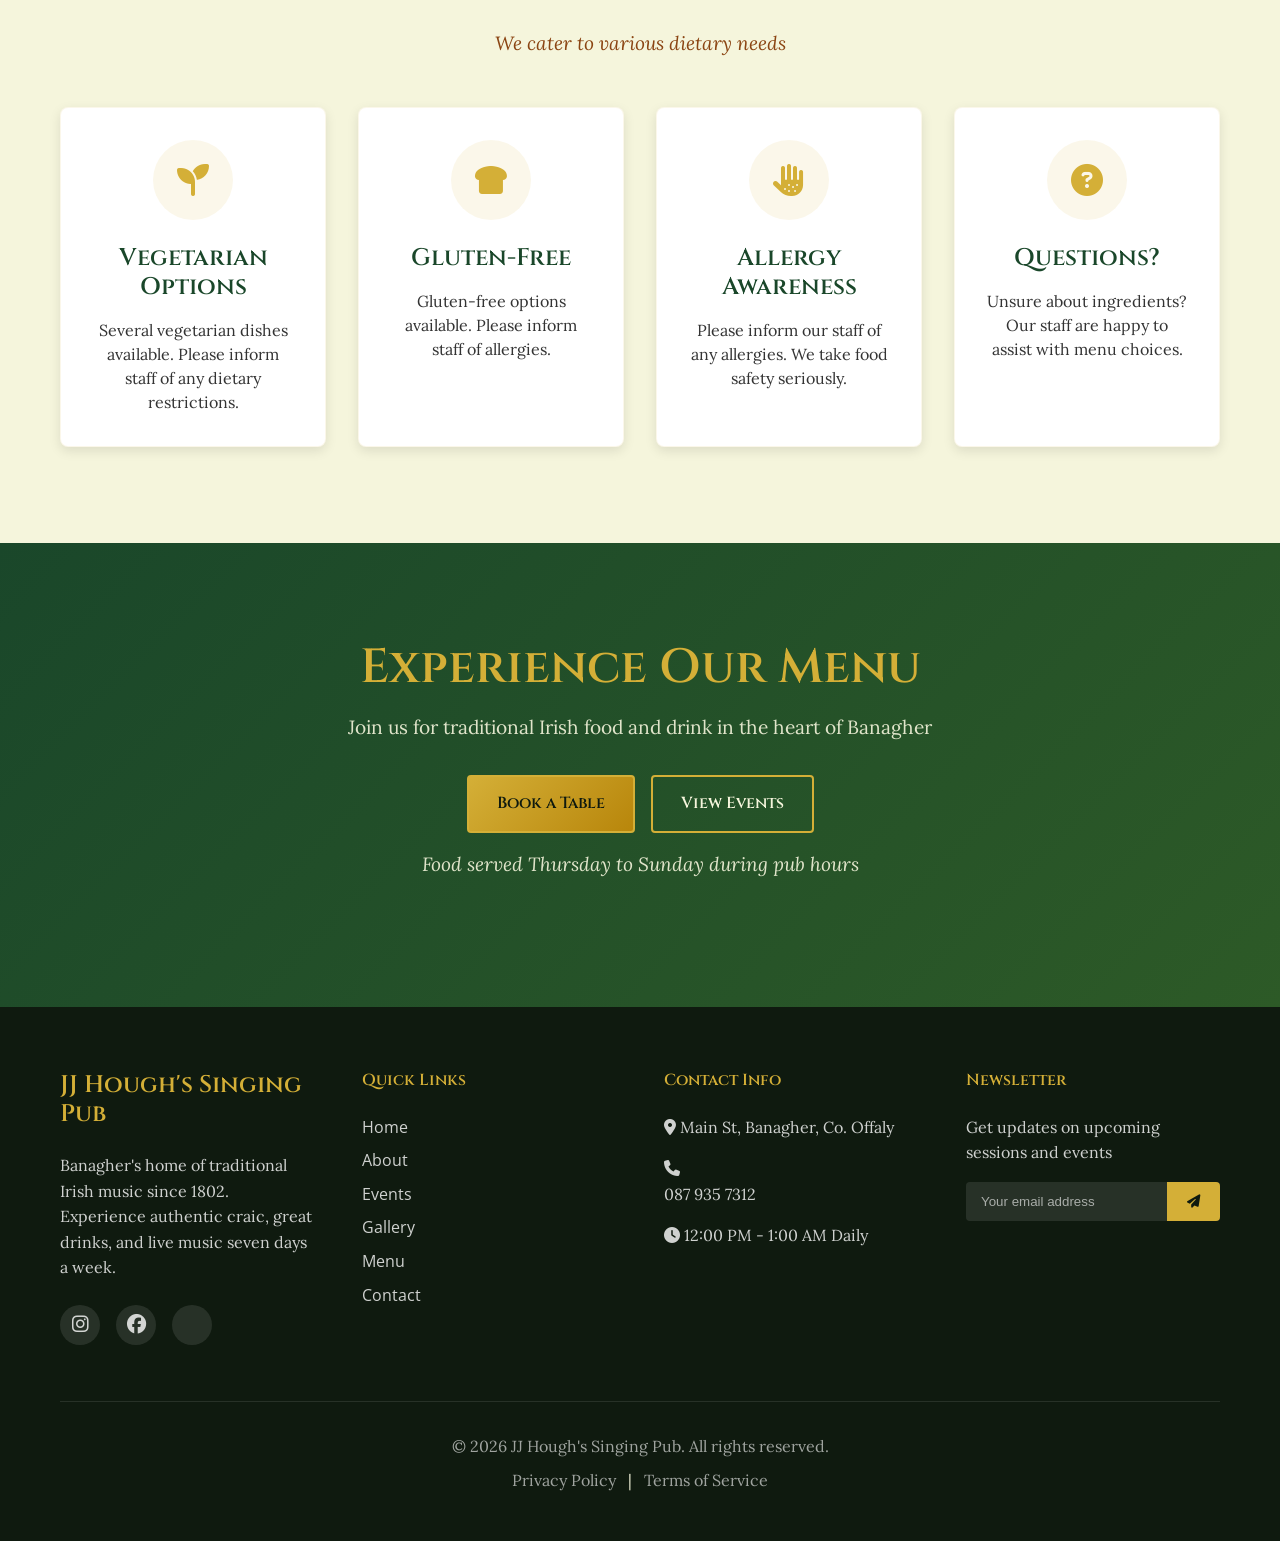
<file: menu.html>
<!DOCTYPE html>
<html lang="en">
<head>
    <meta charset="UTF-8">
    <meta name="viewport" content="width=device-width, initial-scale=1.0">
    <title>Menu & Drinks | JJ Hough's Singing Pub</title>
    <meta name="description" content="Traditional Irish pub food and drinks at JJ Hough's. Enjoy hearty meals Thursday to Sunday and our extensive selection of Irish whiskeys, beers, and spirits.">
    <link rel="stylesheet" href="css/styles.css">
    <link rel="stylesheet" href="https://cdnjs.cloudflare.com/ajax/libs/font-awesome/6.4.0/css/all.min.css">
    <link href="https://fonts.googleapis.com/css2?family=Cinzel:wght@400;600;700&family=Lora:wght@400;500;600&family=Open+Sans:wght@300;400;500;600&display=swap" rel="stylesheet">
</head>
<body>
    <!-- Navigation -->
    <nav class="main-nav">
        <div class="nav-container">
            <a href="index.html" class="logo">
                <span class="logo-text">JJ Hough's</span>
                <span class="logo-sub">Singing Pub</span>
            </a>
            
            <div class="mobile-toggle" id="mobileToggle">
                <i class="fas fa-bars"></i>
            </div>
            
            <ul class="nav-links" id="navLinks">
                <li><a href="index.html">Home</a></li>
                <li><a href="about.html">About</a></li>
                <li><a href="events.html">Events</a></li>
                <li><a href="gallery.html">Gallery</a></li>
                <li><a href="menu.html" class="active">Menu</a></li>
                <li><a href="contact.html">Contact</a></li>
                <li><a href="tel:0879357312" class="nav-phone"><i class="fas fa-phone"></i> 087 935 7312</a></li>
            </ul>
        </div>
    </nav>

    <!-- Hero Section -->
    <section class="hero hero-menu">
        <div class="hero-overlay"></div>
        <div class="hero-content">
            <h1 class="hero-title">Food & Drink</h1>
            <p class="hero-subtitle">Traditional Irish pub fare and an extensive selection of drinks</p>
        </div>
    </section>

    <!-- Menu Navigation -->
    <section class="menu-navigation">
        <div class="container">
            <div class="menu-categories">
                <button class="menu-category-btn active" data-category="food">Food Menu</button>
                <button class="menu-category-btn" data-category="drinks">Drinks</button>
                <button class="menu-category-btn" data-category="whiskey">Irish Whiskey</button>
                <button class="menu-category-btn" data-category="beer">Beers & Ciders</button>
                <button class="menu-category-btn" data-category="specials">Today's Specials</button>
            </div>
        </div>
    </section>

    <!-- Food Menu -->
    <section class="food-menu" id="foodSection">
        <div class="container">
            <div class="section-header">
                <h2>Traditional Irish Food</h2>
                <p class="section-subtitle">Served Thursday to Sunday during pub hours</p>
                <div class="menu-notice">
                    <i class="fas fa-info-circle"></i>
                    <p>Our menu changes regularly based on seasonal availability. Please ask staff about daily specials.</p>
                </div>
            </div>
            
            <div class="menu-grid">
                <div class="menu-category">
                    <h3 class="category-title">Starters & Soups</h3>
                    <div class="menu-item">
                        <div class="item-header">
                            <h4>Traditional Irish Soup</h4>
                            <span class="item-price">€6.50</span>
                        </div>
                        <p class="item-description">Hearty vegetable soup with homemade brown bread</p>
                        <span class="item-tag">Vegetarian</span>
                    </div>
                    
                    <div class="menu-item">
                        <div class="item-header">
                            <h4>Prawn Cocktail</h4>
                            <span class="item-price">€8.95</span>
                        </div>
                        <p class="item-description">Fresh prawns with Marie Rose sauce, lettuce, and brown bread</p>
                    </div>
                    
                    <div class="menu-item">
                        <div class="item-header">
                            <h4>Chicken Liver Pâté</h4>
                            <span class="item-price">€7.95</span>
                        </div>
                        <p class="item-description">Served with toast and homemade chutney</p>
                    </div>
                </div>
                
                <div class="menu-category">
                    <h3 class="category-title">Main Courses</h3>
                    <div class="menu-item featured">
                        <div class="item-header">
                            <h4>JJ Hough's Beef & Guinness Stew</h4>
                            <span class="item-price">€16.95</span>
                        </div>
                        <p class="item-description">Tender beef slow-cooked in Guinness with carrots, potatoes, and herbs. Served with mashed potatoes.</p>
                        <span class="item-tag">Signature Dish</span>
                    </div>
                    
                    <div class="menu-item">
                        <div class="item-header">
                            <h4>Fish & Chips</h4>
                            <span class="item-price">€15.50</span>
                        </div>
                        <p class="item-description">Beer-battered cod, hand-cut chips, mushy peas, and tartar sauce</p>
                        <span class="item-tag">Fresh Daily</span>
                    </div>
                    
                    <div class="menu-item">
                        <div class="item-header">
                            <h4>Traditional Irish Breakfast</h4>
                            <span class="item-price">€12.95</span>
                        </div>
                        <p class="item-description">Sausages, bacon, black pudding, white pudding, eggs, tomatoes, and toast</p>
                        <span class="item-tag">All Day</span>
                    </div>
                    
                    <div class="menu-item">
                        <div class="item-header">
                            <h4>Vegetable Shepherd's Pie</h4>
                            <span class="item-price">€14.50</span>
                        </div>
                        <p class="item-description">Lentils and vegetables topped with creamy mashed potatoes</p>
                        <span class="item-tag">Vegetarian</span>
                    </div>
                </div>
                
                <div class="menu-category">
                    <h3 class="category-title">Desserts</h3>
                    <div class="menu-item">
                        <div class="item-header">
                            <h4>Apple Crumble</h4>
                            <span class="item-price">€6.95</span>
                        </div>
                        <p class="item-description">Homemade with Irish apples, served with vanilla ice cream or custard</p>
                    </div>
                    
                    <div class="menu-item">
                        <div class="item-header">
                            <h4>Sticky Toffee Pudding</h4>
                            <span class="item-price">€7.50</span>
                        </div>
                        <p class="item-description">Warm date pudding with toffee sauce and cream</p>
                        <span class="item-tag">House Special</span>
                    </div>
                    
                    <div class="menu-item">
                        <div class="item-header">
                            <h4>Baileys Cheesecake</h4>
                            <span class="item-price">€7.95</span>
                        </div>
                        <p class="item-description">Creamy Baileys-infused cheesecake with chocolate sauce</p>
                    </div>
                </div>
            </div>
            
            <div class="menu-notes">
                <div class="note">
                    <i class="fas fa-leaf"></i>
                    <p>Vegetarian options available - please ask staff</p>
                </div>
                <div class="note">
                    <i class="fas fa-child"></i>
                    <p>Children's menu available</p>
                </div>
                <div class="note">
                    <i class="fas fa-utensils"></i>
                    <p>Food served until 9pm Thursday to Sunday</p>
                </div>
            </div>
        </div>
    </section>

    <!-- Drinks Menu -->
    <section class="drinks-menu hidden" id="drinksSection">
        <div class="container">
            <div class="section-header">
                <h2>Drinks Selection</h2>
                <p class="section-subtitle">Something for every taste</p>
            </div>
            
            <div class="drinks-grid">
                <div class="drinks-category">
                    <h3 class="category-title">Draught Beers</h3>
                    <div class="drinks-item">
                        <div class="drinks-header">
                            <h4>Guinness</h4>
                            <span class="drinks-price">Pint €5.50</span>
                        </div>
                        <p class="drinks-description">The perfect pint, poured the traditional way</p>
                    </div>
                    
                    <div class="drinks-item">
                        <div class="drinks-header">
                            <h4>Smithwick's Red Ale</h4>
                            <span class="drinks-price">Pint €5.25</span>
                        </div>
                        <p class="drinks-description">Ireland's oldest ale, smooth and malty</p>
                    </div>
                    
                    <div class="drinks-item">
                        <div class="drinks-header">
                            <h4>Heineken</h4>
                            <span class="drinks-price">Pint €5.75</span>
                        </div>
                        <p class="drinks-description">Crisp, refreshing lager</p>
                    </div>
                    
                    <div class="drinks-item">
                        <div class="drinks-header">
                            <h4>Local Craft Beer</h4>
                            <span class="drinks-price">Pint €6.00</span>
                        </div>
                        <p class="drinks-description">Rotating selection from Irish microbreweries</p>
                    </div>
                </div>
                
                <div class="drinks-category">
                    <h3 class="category-title">Bottled Beers & Ciders</h3>
                    <div class="drinks-item">
                        <div class="drinks-header">
                            <h4>Bulmers/Magners</h4>
                            <span class="drinks-price">Bottle €5.50</span>
                        </div>
                        <p class="drinks-description">Irish apple cider</p>
                    </div>
                    
                    <div class="drinks-item">
                        <div class="drinks-header">
                            <h4>Corona</h4>
                            <span class="drinks-price">Bottle €5.75</span>
                        </div>
                        <p class="drinks-description">With lime wedge</p>
                    </div>
                    
                    <div class="drinks-item">
                        <div class="drinks-header">
                            <h4>Peroni</h4>
                            <span class="drinks-price">Bottle €6.00</span>
                        </div>
                        <p class="drinks-description">Italian premium lager</p>
                    </div>
                </div>
                
                <div class="drinks-category">
                    <h3 class="category-title">Spirits & Cocktails</h3>
                    <div class="drinks-item">
                        <div class="drinks-header">
                            <h4>House Spirits</h4>
                            <span class="drinks-price">€5.00</span>
                        </div>
                        <p class="drinks-description">Vodka, Gin, Rum, Whiskey</p>
                    </div>
                    
                    <div class="drinks-item">
                        <div class="drinks-header">
                            <h4>Irish Coffee</h4>
                            <span class="drinks-price">€8.50</span>
                        </div>
                        <p class="drinks-description">Jameson, coffee, sugar, fresh cream</p>
                    </div>
                    
                    <div class="drinks-item">
                        <div class="drinks-header">
                            <h4>Baileys & Coffee</h4>
                            <span class="drinks-price">€7.50</span>
                        </div>
                        <p class="drinks-description">The perfect after-dinner drink</p>
                    </div>
                </div>
            </div>
        </div>
    </section>

    <!-- Whiskey Collection -->
    <section class="whiskey-menu hidden" id="whiskeySection">
        <div class="container">
            <div class="section-header">
                <h2>Irish Whiskey Collection</h2>
                <p class="section-subtitle">One of the finest selections in the Midlands</p>
            </div>
            
            <div class="whiskey-grid">
                <div class="whiskey-category">
                    <h3 class="category-title">Single Pot Still</h3>
                    <div class="whiskey-item">
                        <h4>Redbreast 12 Year</h4>
                        <p class="whiskey-description">Rich and complex with spicy, fruity notes</p>
                        <span class="whiskey-price">€9.50</span>
                    </div>
                    
                    <div class="whiskey-item">
                        <h4>Green Spot</h4>
                        <p class="whiskey-description">Mellow and rounded with green apple and spice</p>
                        <span class="whiskey-price">€8.50</span>
                    </div>
                    
                    <div class="whiskey-item">
                        <h4>Yellow Spot 12 Year</h4>
                        <p class="whiskey-description">Aged in bourbon, sherry, and Malaga casks</p>
                        <span class="whiskey-price">€12.00</span>
                    </div>
                </div>
                
                <div class="whiskey-category">
                    <h3 class="category-title">Single Malt</h3>
                    <div class="whiskey-item">
                        <h4>Jameson Black Barrel</h4>
                        <p class="whiskey-description">Triple distilled, twice charred barrels</p>
                        <span class="whiskey-price">€7.50</span>
                    </div>
                    
                    <div class="whiskey-item">
                        <h4>Bushmills 10 Year</h4>
                        <p class="whiskey-description">Single malt from Ireland's oldest distillery</p>
                        <span class="whiskey-price">€9.00</span>
                    </div>
                    
                    <div class="whiskey-item">
                        <h4>Teeling Small Batch</h4>
                        <p class="whiskey-description">Finished in rum casks, smooth and sweet</p>
                        <span class="whiskey-price">€8.00</span>
                    </div>
                </div>
                
                <div class="whiskey-category">
                    <h3 class="category-title">Blended & Special</h3>
                    <div class="whiskey-item">
                        <h4>Jameson Original</h4>
                        <p class="whiskey-description">Ireland's most famous whiskey</p>
                        <span class="whiskey-price">€6.00</span>
                    </div>
                    
                    <div class="whiskey-item">
                        <h4>Tullamore D.E.W.</h4>
                        <p class="whiskey-description">Triple distilled, triple blend</p>
                        <span class="whiskey-price">€6.50</span>
                    </div>
                    
                    <div class="whiskey-item">
                        <h4>Powers Gold Label</h4>
                        <p class="whiskey-description">Spicy and robust traditional Irish</p>
                        <span class="whiskey-price">€6.00</span>
                    </div>
                </div>
            </div>
            
            <div class="whiskey-note">
                <i class="fas fa-star"></i>
                <p>Ask our staff about whiskey tasting flights and recommendations</p>
            </div>
        </div>
    </section>

    <!-- Today's Specials -->
    <section class="specials-menu hidden" id="specialsSection">
        <div class="container">
            <div class="section-header">
                <h2>Today's Specials</h2>
                <p class="section-subtitle">Updated daily based on fresh local ingredients</p>
                <div class="date-display">
                    <i class="fas fa-calendar-day"></i>
                    <span id="currentDate">Loading date...</span>
                </div>
            </div>
            
            <div class="specials-grid">
                <div class="special-item featured">
                    <div class="special-badge">Chef's Recommendation</div>
                    <div class="special-content">
                        <h3>Slow-cooked Lamb Shank</h3>
                        <p class="special-description">Tender lamb shank slow-cooked in red wine and herbs, served with creamy mashed potatoes and seasonal vegetables.</p>
                        <div class="special-price">
                            <span class="price">€18.95</span>
                            <span class="includes">Includes side of your choice</span>
                        </div>
                    </div>
                </div>
                
                <div class="special-item">
                    <div class="special-content">
                        <h3>Seafood Chowder</h3>
                        <p class="special-description">Creamy chowder with fresh salmon, cod, and mussels. Served with homemade brown bread.</p>
                        <div class="special-price">
                            <span class="price">€9.50</span>
                            <span class="serves">Starter portion</span>
                        </div>
                    </div>
                </div>
                
                <div class="special-item">
                    <div class="special-content">
                        <h3>Beer & Burger Deal</h3>
                        <p class="special-description">Irish beef burger with cheese, bacon, and onion rings. Served with hand-cut chips and a pint of Guinness or Smithwick's.</p>
                        <div class="special-price">
                            <span class="price">€16.50</span>
                            <span class="deal">Meal Deal</span>
                        </div>
                    </div>
                </div>
            </div>
            
            <div class="specials-notice">
                <p><strong>Note:</strong> Today's specials are available while stocks last. Menu changes daily based on fresh local produce availability.</p>
            </div>
        </div>
    </section>

    <!-- Drink of the Month -->
    <section class="drink-of-month">
        <div class="container">
            <div class="drink-feature">
                <div class="drink-image">
                    <div class="image-placeholder">
                        <i class="fas fa-glass-whiskey"></i>
                    </div>
                </div>
                <div class="drink-content">
                    <h2>Drink of the Month</h2>
                    <h3>Black Bush Old Fashioned</h3>
                    <p class="drink-description">Our signature cocktail featuring Bushmills Black Bush whiskey, bitters, and orange zest. A modern twist on a classic.</p>
                    <div class="drink-price">
                        <span class="price">€12.50</span>
                        <span class="limited">Limited time only</span>
                    </div>
                    <button class="btn-secondary try-cocktail">
                        <i class="fas fa-cocktail"></i> Try It Today
                    </button>
                </div>
            </div>
        </div>
    </section>

    <!-- Dietary Information -->
    <section class="dietary-info">
        <div class="container">
            <div class="section-header">
                <h2>Dietary Information</h2>
                <p class="section-subtitle">We cater to various dietary needs</p>
            </div>
            
            <div class="dietary-grid">
                <div class="dietary-card">
                    <div class="dietary-icon">
                        <i class="fas fa-seedling"></i>
                    </div>
                    <h3>Vegetarian Options</h3>
                    <p>Several vegetarian dishes available. Please inform staff of any dietary restrictions.</p>
                </div>
                
                <div class="dietary-card">
                    <div class="dietary-icon">
                        <i class="fas fa-bread-slice"></i>
                    </div>
                    <h3>Gluten-Free</h3>
                    <p>Gluten-free options available. Please inform staff of allergies.</p>
                </div>
                
                <div class="dietary-card">
                    <div class="dietary-icon">
                        <i class="fas fa-allergies"></i>
                    </div>
                    <h3>Allergy Awareness</h3>
                    <p>Please inform our staff of any allergies. We take food safety seriously.</p>
                </div>
                
                <div class="dietary-card">
                    <div class="dietary-icon">
                        <i class="fas fa-question-circle"></i>
                    </div>
                    <h3>Questions?</h3>
                    <p>Unsure about ingredients? Our staff are happy to assist with menu choices.</p>
                </div>
            </div>
        </div>
    </section>

    <!-- CTA -->
    <section class="menu-cta">
        <div class="container">
            <div class="cta-content">
                <h2>Experience Our Menu</h2>
                <p>Join us for traditional Irish food and drink in the heart of Banagher</p>
                <div class="cta-buttons">
                    <a href="contact.html#food" class="btn-primary">Book a Table</a>
                    <a href="events.html" class="btn-secondary">View Events</a>
                </div>
                <p class="cta-note">Food served Thursday to Sunday during pub hours</p>
            </div>
        </div>
    </section>

    <!-- Footer -->
    <footer>
        <div class="container">
            <div class="footer-grid">
                <div class="footer-col">
                    <h3>JJ Hough's Singing Pub</h3>
                    <p>Banagher's home of traditional Irish music since 1802. Experience authentic craic, great drinks, and live music seven days a week.</p>
                    <div class="footer-social">
                        <a href="https://instagram.com/jjhoughs" target="_blank"><i class="fab fa-instagram"></i></a>
                        <a href="https://www.facebook.com/Houghs.Pub/#" target="_blank"><i class="fab fa-facebook"></i></a>
                        <a href="https://www.tripadvisor.ie/Attraction_Review-g1094481-d3262080-Reviews-J_J_Hough_s_Singing_Pub-Banagher_County_Offaly.html" target="_blank"><i class="fab fa-tripadvisor"></i></a>
                    </div>
                </div>
                
                <div class="footer-col">
                    <h4>Quick Links</h4>
                    <a href="index.html">Home</a>
                    <a href="about.html">About</a>
                    <a href="events.html">Events</a>
                    <a href="gallery.html">Gallery</a>
                    <a href="menu.html">Menu</a>
                    <a href="contact.html">Contact</a>
                </div>

                <div class="footer-col">
                    <h4>Contact Info</h4>
                    <p><i class="fas fa-map-marker-alt"></i> Main St, Banagher, Co. Offaly</p>
                    <p><i class="fas fa-phone"></i> <a href="tel:0879357312">087 935 7312</a></p>
                    <p><i class="fas fa-clock"></i> 12:00 PM - 1:00 AM Daily</p>
                </div>
                
                <div class="footer-col">
                    <h4>Newsletter</h4>
                    <p>Get updates on upcoming sessions and events</p>
                    <form class="newsletter-form">
                        <input type="email" placeholder="Your email address" required>
                        <button type="submit"><i class="fas fa-paper-plane"></i></button>
                    </form>
                </div>
            </div>
            
            <div class="footer-bottom">
                <p class="copyright">© 2026 JJ Hough's Singing Pub. All rights reserved.</p>
                <p class="footer-links">
                    <a href="#">Privacy Policy</a> | 
                    <a href="#">Terms of Service</a>
                </p>
            </div>
        </div>
    </footer>

    <script src="js/script.js"></script>
</body>
</html>
</file>
<file: css/styles.css>
/* ========= VARIABLES ========= */
:root {
    /* Traditional Irish Pub Colors */
    --primary-dark: #1A472A;    /* Deep green */
    --primary-color: #2D5A27;   /* Forest green */
    --secondary-color: #D4AF37; /* Gold */
    --accent-color: #8B4513;    /* Saddle brown */
    --light-color: #F5F5DC;     /* Beige */
    --dark-color: #0F1A0F;      /* Almost black */
    --wood-color: #5D4037;      /* Dark wood */
    --text-light: #E8E8E8;
    --text-dark: #333333;
    
    /* Fonts */
    --font-heading: 'Cinzel', serif;
    --font-body: 'Lora', serif;
    --font-sans: 'Open Sans', sans-serif;
    
    /* Transitions */
    --transition: all 0.3s ease;
    --transition-slow: all 0.5s ease;
    
    /* Shadows */
    --shadow-light: 0 4px 12px rgba(0, 0, 0, 0.1);
    --shadow-dark: 0 8px 24px rgba(0, 0, 0, 0.2);
    --shadow-glow: 0 0 20px rgba(212, 175, 55, 0.3);
}

/* ========= RESET & BASE ========= */
* {
    margin: 0;
    padding: 0;
    box-sizing: border-box;
}

html {
    scroll-behavior: smooth;
    max-width: 100%;
}

body {
    font-family: var(--font-sans);
    color: var(--text-dark);
    background-color: #f9f7f2;
    line-height: 1.6;
    overflow-x: hidden;
    max-width: 100%;
    
}
img {
  max-width: 100%;
  height: auto;
  display: block;
}

.container {
    max-width: 1200px;
    margin: 0 auto;
    padding: 0 20px;
}

.text-center {
    text-align: center;
}

/* ========= TYPOGRAPHY ========= */
h1, h2, h3, h4, h5, h6 {
    font-family: var(--font-heading);
    font-weight: 600;
    color: var(--primary-dark);
    line-height: 1.2;
}

h1 {
    font-size: clamp(2.5rem, 5vw, 4rem);
}

h2 {
    font-size: clamp(2rem, 4vw, 3rem);
    margin-bottom: 1rem;
}

h3 {
    font-size: 1.5rem;
    margin-bottom: 0.75rem;
}

p {
    margin-bottom: 1rem;
    font-family: var(--font-body);
}

.section-header {
    text-align: center;
    margin-bottom: 3rem;
}

.section-subtitle {
    font-size: 1.2rem;
    color: var(--accent-color);
    font-family: var(--font-body);
    font-style: italic;
}

/* ========= BUTTONS ========= */
.btn-primary, .btn-secondary {
    display: inline-flex;
    align-items: center;
    gap: 10px;
    padding: 14px 28px;
    border-radius: 4px;
    font-family: var(--font-heading);
    font-weight: 600;
    text-decoration: none;
    transition: var(--transition);
    border: none;
    cursor: pointer;
    font-size: 1rem;
}

.btn-primary {
    background: linear-gradient(135deg, var(--secondary-color), #B8860B);
    color: var(--dark-color);
    border: 2px solid var(--secondary-color);
}

.btn-primary:hover {
    transform: translateY(-3px);
    box-shadow: var(--shadow-glow);
    background: linear-gradient(135deg, #B8860B, var(--secondary-color));
}

.btn-secondary {
    background: transparent;
    color: var(--light-color);
    border: 2px solid var(--secondary-color);
}

.btn-secondary:hover {
    background: rgba(212, 175, 55, 0.1);
    transform: translateY(-3px);
}

/* ========= NAVIGATION ========= */
.main-nav {
    background: rgba(26, 71, 42, 0.95);
    backdrop-filter: blur(10px);
    position: fixed;
    top: 0;
    width: 100%;
    z-index: 1000;
    border-bottom: 2px solid var(--secondary-color);
    box-shadow: 0 4px 20px rgba(0, 0, 0, 0.3);
}

.nav-container {
    display: flex;
    justify-content: space-between;
    align-items: center;
    padding: 1rem 2rem;
    max-width: 1400px;
    margin: 0 auto;
}

.logo {
    display: flex;
    flex-direction: column;
    text-decoration: none;
}

.logo-text {
    font-family: var(--font-heading);
    font-size: 1.8rem;
    font-weight: 700;
    color: var(--secondary-color);
    letter-spacing: 1px;
}

.logo-sub {
    font-family: var(--font-body);
    font-size: 0.9rem;
    color: var(--light-color);
    font-style: italic;
    letter-spacing: 2px;
}

.nav-links {
    display: flex;
    list-style: none;
    gap: 2rem;
    align-items: center;

}

.nav-links li a {
    color: var(--light-color);
    text-decoration: none;
    font-family: var(--font-heading);
    font-weight: 500;
    font-size: 1rem;
    transition: var(--transition);
    position: relative;
    padding: 0.5rem 0;
}

.nav-links li a:hover,
.nav-links li a.active {
    color: var(--secondary-color);
}

.nav-links li a.active::after {
    content: '';
    position: absolute;
    bottom: 0;
    left: 0;
    width: 100%;
    height: 2px;
    background: var(--secondary-color);
}

.nav-phone {
    background: var(--secondary-color);
    color: var(--dark-color) !important;
    padding: 0.5rem 1rem !important;
    border-radius: 4px;
    font-weight: 600 !important;
}

.nav-phone:hover {
    background: #B8860B;
    color: var(--dark-color) !important;
}

/**.mobile-toggle {
    display: none;
    font-size: 1.5rem;
    color: var(--light-color);
    cursor: pointer;
} **/

/* ========= HERO SECTION ========= */
.hero {
    height: 100vh;
    min-height: 600px;
    background: linear-gradient(rgba(0, 0, 0, 0.7), rgba(0, 0, 0, 0.7)), 
                url('https://images.unsplash.com/photo-1572116469696-31de0f17cc34?ixlib=rb-4.0.3&auto=format&fit=crop&w=2070&q=80');
    background-size: cover;
    background-position: center;
    background-attachment: fixed;
    display: flex;
    align-items: center;
    justify-content: center;
    text-align: center;
    color: var(--light-color);
    position: relative;
}

.hero-overlay {
    position: absolute;
    top: 0;
    left: 0;
    right: 0;
    bottom: 0;
    background: radial-gradient(circle at center, transparent 0%, rgba(0, 0, 0, 0.7) 100%);
}

.hero-content {
    position: relative;
    z-index: 2;
    max-width: 800px;
    padding: 0 20px;
}

.hero-title {
    font-size: clamp(3rem, 6vw, 5rem);
    color: var(--secondary-color);
    margin-bottom: 1rem;
    text-shadow: 2px 2px 8px rgba(0, 0, 0, 0.5);
    animation: fadeInDown 1s ease;
}

.hero-subtitle {
    font-size: 1.5rem;
    font-family: var(--font-body);
    margin-bottom: 2rem;
    opacity: 0.9;
    animation: fadeInUp 1s ease 0.3s both;
}

.hero-buttons {
    display: flex;
    gap: 1rem;
    justify-content: center;
    flex-wrap: wrap;
    animation: fadeInUp 1s ease 0.6s both;
}

.hero-scroll {
    position: absolute;
    bottom: 2rem;
    left: 50%;
    transform: translateX(-50%);
    color: var(--secondary-color);
    font-size: 1.5rem;
    animation: bounce 2s infinite;
}

@keyframes fadeInDown {
    from {
        opacity: 0;
        transform: translateY(-30px);
    }
    to {
        opacity: 1;
        transform: translateY(0);
    }
}

@keyframes fadeInUp {
    from {
        opacity: 0;
        transform: translateY(30px);
    }
    to {
        opacity: 1;
        transform: translateY(0);
    }
}

@keyframes bounce {
    0%, 20%, 50%, 80%, 100% {
        transform: translateX(-50%) translateY(0);
    }
    40% {
        transform: translateX(-50%) translateY(-10px);
    }
    60% {
        transform: translateX(-50%) translateY(-5px);
    }
}

/* ========= QUICK INFO ========= */
.quick-info {
    padding: 4rem 0;
    background: linear-gradient(135deg, var(--primary-dark), var(--primary-color));
    color: var(--light-color);
}

.info-grid {
    display: grid;
    grid-template-columns: repeat(auto-fit, minmax(250px, 1fr));
    gap: 2rem;
}

.info-card {
    text-align: center;
    padding: 2rem;
    background: rgba(255, 255, 255, 0.1);
    border-radius: 8px;
    border: 1px solid rgba(212, 175, 55, 0.2);
    transition: var(--transition);
}

.info-card:hover {
    transform: translateY(-10px);
    border-color: var(--secondary-color);
    background: rgba(255, 255, 255, 0.15);
}

.info-icon {
    font-size: 2.5rem;
    color: var(--secondary-color);
    margin-bottom: 1rem;
}

.info-card h3 {
    color: var(--light-color);
    margin-bottom: 0.5rem;
}

.info-card p {
    color: rgba(255, 255, 255, 0.8);
    font-family: var(--font-sans);
}

/* ========= ABOUT PREVIEW ========= */
.about-preview {
    padding: 6rem 0;
    background: var(--light-color);
}

.about-content {
    display: grid;
    grid-template-columns: 1fr 1fr;
    gap: 4rem;
    align-items: center;
}

.about-text p {
    font-size: 1.1rem;
    line-height: 1.8;
    margin-bottom: 1.5rem;
    color: var(--text-dark);
}

.image-frame {
    position: relative;
    border: 10px solid var(--wood-color);
    border-radius: 4px;
    box-shadow: var(--shadow-dark);
    overflow:hidden;
    width: 100%;
    aspect-ratio: 4/3;
}

.about-img {
    width: 100%;
    height: 100%;
    object-fit: cover;
    display: block;
}

@media (max-width: 768px) {
    .about-content {
        grid-template-columns: 1fr;
        gap: 2rem;
    }
    
    .image-frame {
        border-width: 8px; /* Thinner border on mobile */
        aspect-ratio: 16/9; /* Wider aspect ratio for mobile */
        max-height: 300px; /* Limit height on mobile */
    }
}

@media (max-width: 480px) {
    .image-frame {
        border-width: 6px; /* Even thinner on very small screens */
        aspect-ratio: 16/9;
        max-height: 250px;
    }
}

/* ========= EVENTS PREVIEW ========= */
.events-preview {
    padding: 6rem 0;
    background: linear-gradient(rgba(0, 0, 0, 0.9), rgba(0, 0, 0, 0.9)), 
                url('https://images.unsplash.com/photo-1511379938547-c1f69419868d?ixlib=rb-4.0.3&auto=format&fit=crop&w=2070&q=80');
    background-size: cover;
    background-attachment: fixed;
    color: var(--light-color);
}

.events-preview .section-header h2 {
    color: var(--secondary-color);
}

.events-preview .section-subtitle {
    color: rgba(255, 255, 255, 0.8);
}

.events-grid {
    display: grid;
    grid-template-columns: repeat(auto-fit, minmax(250px, 1fr));
    gap: 2rem;
    margin-bottom: 3rem;
}

.event-card {
    background: rgba(255, 255, 255, 0.1);
    border: 1px solid rgba(212, 175, 55, 0.3);
    border-radius: 8px;
    padding: 2rem;
    transition: var(--transition);
    position: relative;
    overflow: hidden;
}

.event-card:hover {
    transform: translateY(-10px);
    border-color: var(--secondary-color);
    background: rgba(255, 255, 255, 0.15);
}

.event-day {
    background: var(--secondary-color);
    color: var(--dark-color);
    padding: 0.5rem 1rem;
    border-radius: 4px;
    font-weight: 600;
    display: inline-block;
    margin-bottom: 1rem;
    font-family: var(--font-heading);
}

.event-featured {
    position: absolute;
    top: 1rem;
    right: 1rem;
    background: #dc3545;
    color: white;
    padding: 0.25rem 0.75rem;
    border-radius: 20px;
    font-size: 0.8rem;
    font-weight: 600;
}

.event-card h3 {
    color: var(--light-color);
    margin-bottom: 0.5rem;
}

.event-time {
    color: var(--secondary-color);
    font-weight: 600;
    margin-bottom: 1rem;
    font-family: var(--font-heading);
}

.event-card p {
    color: rgba(255, 255, 255, 0.8);
    font-size: 0.95rem;
}

/* ========= INSTAGRAM FEED ========= */
.instagram-feed {
    padding: 6rem 0;
    background: var(--light-color);
}

.instagram-handle {
    display: inline-flex;
    align-items: center;
    gap: 0.5rem;
    color: var(--primary-color);
    text-decoration: none;
    font-weight: 600;
    font-size: 1.2rem;
    margin-top: 1rem;
}

.instagram-handle:hover {
    color: var(--secondary-color);
}

.instagram-grid {
    display: grid;
    grid-template-columns: repeat(auto-fit, minmax(200px, 1fr));
    gap: 1rem;
    margin-top: 2rem;
}

.instagram-placeholder {
    grid-column: 1 / -1;
    background: linear-gradient(45deg, #405DE6, #5851DB, #833AB4, #C13584, #E1306C, #FD1D1D);
    color: white;
    padding: 3rem;
    text-align: center;
    border-radius: 8px;
    font-size: 3rem;
}

.instagram-placeholder p {
    margin-top: 1rem;
    font-size: 1.2rem;
}

/* ========= VISIT US ========= */
.visit-us {
    padding: 6rem 0;
    background: linear-gradient(135deg, var(--primary-dark), var(--primary-color));
    color: var(--light-color);
}

.visit-grid {
    display: grid;
    grid-template-columns: 1fr 1fr;
    gap: 4rem;
    align-items: center;
}

.visit-info h2 {
    color: var(--secondary-color);
    margin-bottom: 2rem;
}

.contact-details {
    margin-bottom: 2rem;
}

.contact-item {
    display: flex;
    gap: 1rem;
    margin-bottom: 1.5rem;
    align-items: flex-start;
}

.contact-item i {
    color: var(--secondary-color);
    font-size: 1.5rem;
    margin-top: 0.25rem;
}

.contact-item h4 {
    color: var(--light-color);
    margin-bottom: 0.25rem;
}

.contact-item p {
    color: rgba(255, 255, 255, 0.9);
    margin: 0;
}

.contact-item a {
    color: var(--secondary-color);
    text-decoration: none;
}

.contact-item a:hover {
    text-decoration: underline;
}

.small {
    font-size: 0.9rem;
    color: rgba(255, 255, 255, 0.7);
}

.visit-map {
    height: 400px;
}

.map-placeholder {
    height: 100%;
    background: rgba(0, 0, 0, 0.2);
    border: 2px solid var(--secondary-color);
    border-radius: 8px;
    display: flex;
    flex-direction: column;
    align-items: center;
    justify-content: center;
    color: var(--light-color);
    font-size: 3rem;
}

.map-placeholder p {
    margin: 1rem 0;
    font-size: 1.2rem;
}

/* ========= FOOTER ========= */
footer {
    background: var(--dark-color);
    color: var(--light-color);
    padding: 4rem 0 2rem;
}

.footer-grid {
    display: grid;
    grid-template-columns: repeat(auto-fit, minmax(250px, 1fr));
    gap: 3rem;
    margin-bottom: 3rem;
}

.footer-col h3, .footer-col h4 {
    color: var(--secondary-color);
    margin-bottom: 1.5rem;
}

.footer-col p {
    color: rgba(255, 255, 255, 0.8);
    margin-bottom: 1rem;
}

.footer-col a {
    display: block;
    color: rgba(255, 255, 255, 0.8);
    text-decoration: none;
    margin-bottom: 0.5rem;
    transition: var(--transition);
}

.footer-col a:hover {
    color: var(--secondary-color);
    padding-left: 5px;
}

.footer-social {
    display: flex;
    gap: 1rem;
    margin-top: 1.5rem;
}

.footer-social a {
    width: 40px;
    height: 40px;
    background: rgba(255, 255, 255, 0.1);
    border-radius: 50%;
    display: flex;
    align-items: center;
    justify-content: center;
    font-size: 1.2rem;
    transition: var(--transition);
}

.footer-social a:hover {
    background: var(--secondary-color);
    color: var(--dark-color);
    transform: translateY(-3px);
}

.newsletter-form {
    display: flex;
    margin-top: 1rem;
}

.newsletter-form input {
    flex: 1;
    padding: 12px 15px;
    border: none;
    border-radius: 4px 0 0 4px;
    background: rgba(255, 255, 255, 0.1);
    color: white;
}

.newsletter-form input::placeholder {
    color: rgba(255, 255, 255, 0.6);
}

.newsletter-form button {
    background: var(--secondary-color);
    color: var(--dark-color);
    border: none;
    padding: 0 20px;
    border-radius: 0 4px 4px 0;
    cursor: pointer;
    font-weight: 600;
    transition: var(--transition);
}

.newsletter-form button:hover {
    background: #B8860B;
}

.footer-bottom {
    text-align: center;
    padding-top: 2rem;
    border-top: 1px solid rgba(255, 255, 255, 0.1);
}

.copyright {
    color: rgba(255, 255, 255, 0.6);
    margin-bottom: 0.5rem;
}

.footer-links a {
    color: rgba(255, 255, 255, 0.6);
    text-decoration: none;
    margin: 0 0.5rem;
}

.footer-links a:hover {
    color: var(--secondary-color);
}

/* ========= RESPONSIVE DESIGN ========= */
@media (max-width: 1024px) {
    .about-content,
    .visit-grid {
        grid-template-columns: 1fr;
        gap: 3rem;
    }
    
    .about-text {
        order: 2;
    }
    
    .about-image {
        order: 1;
    }
}

/**@media (max-width: 768px) {
    .mobile-toggle {
        display: block;
    }
    
    .nav-links {
        position: fixed;
        top: 70px;
        left: 0;
        width: 100%;
        background: var(--primary-dark);
        flex-direction: column;
        padding: 2rem;
        gap: 1.5rem;
        transform: translateY(-100%);
        opacity: 0;
        visibility: hidden;
        transition: var(--transition-slow);
        border-top: 2px solid var(--secondary-color);
        box-shadow: 0 10px 30px rgba(0, 0, 0, 0.3);
    }
    
    .nav-links.active {
        transform: translateY(0);
        opacity: 1;
        visibility: visible;
    }
    
    .hero-buttons {
        flex-direction: column;
        align-items: center;
    }
    
    .btn-primary, .btn-secondary {
        width: 100%;
        max-width: 300px;
        justify-content: center;
    }
    
    .info-grid,
    .events-grid {
        grid-template-columns: 1fr;
    }
    
    .footer-grid {
        grid-template-columns: 1fr;
        text-align: center;
    }
    
    .footer-social {
        justify-content: center;
    }
    
    .contact-item {
        flex-direction: column;
        text-align: center;
        align-items: center;
    }
} **/
/* ========= MOBILE NAVIGATION FIX ========= */
.mobile-toggle {
    display: none;
    font-size: 1.5rem;
    color: var(--light-color);
    cursor: pointer;
    width: 40px;
    height: 40px;
    align-items: center;
    justify-content: center;
}

/* MOBILE */
@media (max-width: 768px) {
    .mobile-toggle {
        display: flex;
    }
    
    .nav-links {
        position: absolute;
        top: 100%;
        left: 0;
        width: 100%;
        background: var(--primary-dark);
        flex-direction: column;
        padding: 2rem;
        gap: 1.5rem;
        transform: translateY(-100%);
        opacity: 0;
        visibility: hidden;
        transition: var(--transition-slow);
        border-top: 2px solid var(--secondary-color);
        box-shadow: 0 10px 30px rgba(0, 0, 0, 0.3);
        z-index: 999;
    }
    
    .nav-links.active {
        transform: translateY(0);
        opacity: 1;
        visibility: visible;
    }
    
    .nav-links li a {
        display: block;
        padding: 1rem;
        text-align: center;
        width: 100%;
    }
}

/* DESKTOP */
@media (min-width: 769px) {
    .mobile-toggle {
        display: none !important;
    }
    
    .nav-links {
        pointer-events: auto !important;
    }
    
    .nav-links a {
        cursor: pointer !important;
    }
}
@media (max-width: 480px) {
    .nav-container {
        padding: 1rem;
    }

    
    .hero-title {
        font-size: 2.5rem;
    }
    
    .hero-subtitle {
        font-size: 1.2rem;
    }
    
    h2 {
        font-size: 2rem;
    }
    
    .container {
        padding: 0 15px;
    }
}

/* ========= ANIMATIONS ========= */
@keyframes float {
    0%, 100% {
        transform: translateY(0);
    }
    50% {
        transform: translateY(-10px);
    }
}

@keyframes pulse {
    0%, 100% {
        opacity: 1;
    }
    50% {
        opacity: 0.7;
    }
}

@keyframes slideInLeft {
    from {
        opacity: 0;
        transform: translateX(-50px);
    }
    to {
        opacity: 1;
        transform: translateX(0);
    }
}

@keyframes slideInRight {
    from {
        opacity: 0;
        transform: translateX(50px);
    }
    to {
        opacity: 1;
        transform: translateX(0);
    }
}

/* Apply animations to elements */
.info-card, .event-card {
    animation: fadeInUp 0.8s ease;
}

.about-text {
    animation: slideInLeft 0.8s ease;
}

.about-image {
    animation: slideInRight 0.8s ease;
}

/* Loading animation for placeholders */
.image-placeholder, .map-placeholder, .instagram-placeholder {
    animation: pulse 2s infinite;
}
/* ========= ABOUT PAGE SPECIFIC STYLES ========= */

/* Hero About */
.hero-about {
    background: linear-gradient(rgba(0, 0, 0, 0.7), rgba(0, 0, 0, 0.7)), 
                url('https://images.unsplash.com/photo-1559925393-8be0ec4767c8?ixlib=rb-4.0.3&auto=format&fit=crop&w=2071&q=80');
    background-size: cover;
    background-position: center;
    min-height: 50vh;
}

/* History Section */
.history {
    padding: 6rem 0;
    background: var(--light-color);
}

.timeline {
    position: relative;
    max-width: 800px;
    margin: 0 auto;
}

.timeline::before {
    content: '';
    position: absolute;
    left: 50%;
    transform: translateX(-50%);
    width: 2px;
    height: 100%;
    background: var(--secondary-color);
}

.timeline-item {
    display: flex;
    margin-bottom: 3rem;
    position: relative;
}

.timeline-item:nth-child(odd) {
    flex-direction: row;
}

.timeline-item:nth-child(even) {
    flex-direction: row-reverse;
}

.timeline-year {
    flex: 0 0 100px;
    background: var(--secondary-color);
    color: var(--dark-color);
    padding: 0.5rem 1rem;
    border-radius: 4px;
    font-family: var(--font-heading);
    font-weight: 700;
    font-size: 1.2rem;
    text-align: center;
    z-index: 1;
    margin: 0 2rem;
}

.timeline-content {
    flex: 1;
    background: white;
    padding: 2rem;
    border-radius: 8px;
    box-shadow: var(--shadow-light);
    border: 1px solid rgba(212, 175, 55, 0.2);
}

.timeline-content h3 {
    color: var(--primary-dark);
    margin-bottom: 1rem;
}

.timeline-content p {
    color: var(--text-dark);
    line-height: 1.6;
}

/* Tradition Section */
.dark-bg {
    background: linear-gradient(135deg, var(--primary-dark), var(--dark-color));
    color: var(--light-color);
    padding: 6rem 0;
}

.tradition-grid {
    display: grid;
    grid-template-columns: repeat(auto-fit, minmax(250px, 1fr));
    gap: 2rem;
    margin-top: 3rem;
}

.tradition-card {
    text-align: center;
    padding: 2rem;
    background: rgba(255, 255, 255, 0.05);
    border-radius: 8px;
    border: 1px solid rgba(212, 175, 55, 0.2);
    transition: var(--transition);
}

.tradition-card:hover {
    transform: translateY(-10px);
    border-color: var(--secondary-color);
    background: rgba(255, 255, 255, 0.1);
}

.tradition-icon {
    font-size: 2.5rem;
    color: var(--secondary-color);
    margin-bottom: 1rem;
}

.tradition-card h3 {
    color: var(--light-color);
    margin-bottom: 1rem;
}

.tradition-card p {
    color: rgba(255, 255, 255, 0.8);
}

/* Atmosphere Section */
.atmosphere {
    padding: 6rem 0;
    background: var(--light-color);
}

.atmosphere-grid {
    display: grid;
    grid-template-columns: 1fr 1fr;
    gap: 4rem;
    align-items: center;
}

.atmosphere-content h2 {
    color: var(--primary-dark);
    margin-bottom: 1.5rem;
}

.atmosphere-content p {
    font-size: 1.1rem;
    line-height: 1.8;
    margin-bottom: 2rem;
}

.atmosphere-features {
    display: flex;
    flex-direction: column;
    gap: 1.5rem;
}

.feature {
    display: flex;
    gap: 1rem;
    align-items: flex-start;
}

.feature i {
    color: var(--secondary-color);
    font-size: 1.5rem;
    margin-top: 0.25rem;
}

.feature h4 {
    color: var(--primary-color);
    margin-bottom: 0.25rem;
}

.feature p {
    margin: 0;
    font-size: 0.95rem;
    color: var(--text-dark);
}

/* Testimonials */
.testimonials {
    padding: 6rem 0;
    background: linear-gradient(rgba(0, 0, 0, 0.9), rgba(0, 0, 0, 0.9)), 
                url('https://images.unsplash.com/photo-1514525253161-7a46d19cd819?ixlib=rb-4.0.3&auto=format&fit=crop&w=2074&q=80');
    background-size: cover;
    background-attachment: fixed;
    color: var(--light-color);
}

.testimonials .section-header h2 {
    color: var(--secondary-color);
}

.testimonials .section-subtitle {
    color: rgba(255, 255, 255, 0.8);
}

.testimonial-slider {
    max-width: 800px;
    margin: 0 auto;
}

.testimonial-item {
    background: rgba(255, 255, 255, 0.1);
    border: 1px solid rgba(212, 175, 55, 0.3);
    border-radius: 8px;
    padding: 2rem;
    margin-bottom: 2rem;
    transition: var(--transition);
}

.testimonial-item:hover {
    border-color: var(--secondary-color);
    background: rgba(255, 255, 255, 0.15);
}

.testimonial-content {
    margin-bottom: 1.5rem;
}

.testimonial-content p {
    font-size: 1.1rem;
    line-height: 1.6;
    font-style: italic;
    position: relative;
    padding-left: 1.5rem;
}

.testimonial-content p::before {
    content: '"';
    position: absolute;
    left: 0;
    top: -10px;
    font-size: 3rem;
    color: var(--secondary-color);
    opacity: 0.5;
}

.testimonial-author h4 {
    color: var(--secondary-color);
    margin-bottom: 0.25rem;
}

.testimonial-author p {
    color: rgba(255, 255, 255, 0.7);
    font-size: 0.9rem;
    margin: 0;
}

/* CTA About */
.cta-about {
    padding: 6rem 0;
    background: linear-gradient(135deg, var(--primary-dark), var(--primary-color));
    color: var(--light-color);
    text-align: center;
}

.cta-content h2 {
    color: var(--secondary-color);
    margin-bottom: 1rem;
}

.cta-content p {
    font-size: 1.2rem;
    margin-bottom: 2rem;
    opacity: 0.9;
}

.cta-buttons {
    display: flex;
    gap: 1rem;
    justify-content: center;
    flex-wrap: wrap;
}

/* ========= RESPONSIVE FOR ABOUT PAGE ========= */
@media (max-width: 768px) {
    .timeline::before {
        left: 30px;
    }
    
    .timeline-item {
        flex-direction: column !important;
        margin-left: 60px;
    }
    
    .timeline-year {
        position: absolute;
        left: -90px;
        top: 0;
        margin: 0;
    }
    
    .atmosphere-grid {
        grid-template-columns: 1fr;
    }
    
    .cta-buttons {
        flex-direction: column;
        align-items: center;
    }
    
    .btn-primary, .btn-secondary {
        width: 100%;
        max-width: 300px;
        justify-content: center;
    }
}

@media (max-width: 480px) {
    .timeline-item {
        margin-left: 40px;
    }
    
    .timeline-year {
        left: -70px;
        width: 80px;
        padding: 0.5rem;
        font-size: 1rem;
    }
}
/* ========= EVENTS PAGE SPECIFIC STYLES ========= */

/* Hero Events */
.hero-events {
    background: linear-gradient(rgba(0, 0, 0, 0.7), rgba(0, 0, 0, 0.7)), 
                url('https://images.unsplash.com/photo-1511671782779-c97d3d27a1d4?ixlib=rb-4.0.3&auto=format&fit=crop&w=2070&q=80');
    background-size: cover;
    background-position: center;
    min-height: 50vh;
}

/* Weekly Schedule */
.weekly-schedule {
    padding: 6rem 0;
    background: var(--light-color);
}

.schedule-grid {
    display: grid;
    grid-template-columns: repeat(auto-fit, minmax(300px, 1fr));
    gap: 1.5rem;
    margin-top: 3rem;
}

.day-card {
    background: white;
    border-radius: 8px;
    overflow: hidden;
    box-shadow: var(--shadow-light);
    transition: var(--transition);
    border: 2px solid transparent;
}

.day-card:hover {
    transform: translateY(-10px);
    box-shadow: var(--shadow-dark);
}

.day-card.monday { border-color: #4A90E2; }
.day-card.tuesday { border-color: #7B68EE; }
.day-card.wednesday { border-color: #20B2AA; }
.day-card.thursday { border-color: #FF8C00; }
.day-card.friday { border-color: #DC143C; }
.day-card.saturday { border-color: #D4AF37; }
.day-card.sunday { border-color: #32CD32; }

.day-header {
    padding: 1.5rem;
    background: linear-gradient(135deg, var(--primary-dark), var(--primary-color));
    color: white;
    text-align: center;
}

.day-header h3 {
    color: white;
    margin-bottom: 0.5rem;
    font-size: 1.5rem;
}

.day-date {
    font-family: var(--font-body);
    font-style: italic;
    opacity: 0.9;
}

.day-content {
    padding: 1.5rem;
}

.event-time {
    color: var(--secondary-color);
    font-weight: 600;
    margin-bottom: 1rem;
    display: flex;
    align-items: center;
    gap: 0.5rem;
}

.event-tags {
    display: flex;
    gap: 0.5rem;
    flex-wrap: wrap;
    margin-top: 1rem;
}

.tag {
    background: rgba(212, 175, 55, 0.1);
    color: var(--secondary-color);
    padding: 0.25rem 0.75rem;
    border-radius: 20px;
    font-size: 0.8rem;
    font-weight: 500;
}

/* Event Calendar */
.event-calendar {
    padding: 6rem 0;
    background: linear-gradient(135deg, var(--primary-dark), var(--dark-color));
    color: var(--light-color);
}

.event-calendar .section-header h2 {
    color: var(--secondary-color);
}

.event-calendar .section-subtitle {
    color: rgba(255, 255, 255, 0.8);
}

.calendar-container {
    background: rgba(255, 255, 255, 0.05);
    border-radius: 12px;
    padding: 2rem;
    border: 1px solid rgba(212, 175, 55, 0.2);
}

.calendar-header {
    display: flex;
    justify-content: space-between;
    align-items: center;
    margin-bottom: 2rem;
    flex-wrap: wrap;
    gap: 1rem;
}

.month-navigation {
    display: flex;
    align-items: center;
    gap: 1rem;
}

.month-navigation button {
    background: var(--secondary-color);
    color: var(--dark-color);
    border: none;
    width: 40px;
    height: 40px;
    border-radius: 50%;
    cursor: pointer;
    font-weight: bold;
    transition: var(--transition);
}

.month-navigation button:hover {
    background: #B8860B;
    transform: scale(1.1);
}

#currentMonth {
    color: white;
    margin: 0;
    font-size: 1.5rem;
}

.calendar-filter {
    display: flex;
    gap: 0.5rem;
    flex-wrap: wrap;
}

.filter-btn {
    background: rgba(255, 255, 255, 0.1);
    color: white;
    border: 1px solid rgba(212, 175, 55, 0.3);
    padding: 0.5rem 1rem;
    border-radius: 20px;
    cursor: pointer;
    transition: var(--transition);
}

.filter-btn:hover,
.filter-btn.active {
    background: var(--secondary-color);
    color: var(--dark-color);
    border-color: var(--secondary-color);
}

.calendar-grid {
    display: grid;
    grid-template-columns: repeat(7, 1fr);
    gap: 1px;
    background: rgba(255, 255, 255, 0.1);
    border-radius: 8px;
    overflow: hidden;
    margin-bottom: 3rem;
}

.calendar-day {
    background: rgba(255, 255, 255, 0.05);
    padding: 1rem;
    min-height: 100px;
    border: 1px solid rgba(255, 255, 255, 0.1);
}

.day-header {
    text-align: center;
    margin-bottom: 0.5rem;
    font-weight: 600;
    color: rgba(255, 255, 255, 0.7);
}

.day-number {
    font-size: 1.2rem;
    font-weight: bold;
    color: white;
    margin-bottom: 0.5rem;
    display: block;
}

.day-event {
    background: rgba(212, 175, 55, 0.2);
    padding: 0.25rem 0.5rem;
    border-radius: 4px;
    font-size: 0.8rem;
    margin-bottom: 0.25rem;
    cursor: pointer;
    transition: var(--transition);
}

.day-event:hover {
    background: rgba(212, 175, 55, 0.4);
}

.other-month {
    opacity: 0.3;
}

.today {
    background: rgba(212, 175, 55, 0.1);
    border: 2px solid var(--secondary-color);
}

.upcoming-events {
    margin-top: 3rem;
}

.upcoming-events h3 {
    color: var(--secondary-color);
    margin-bottom: 1.5rem;
    text-align: center;
}

.featured-events {
    display: grid;
    grid-template-columns: repeat(auto-fit, minmax(300px, 1fr));
    gap: 1.5rem;
}

.featured-event {
    background: rgba(255, 255, 255, 0.05);
    border: 1px solid rgba(212, 175, 55, 0.2);
    border-radius: 8px;
    padding: 1.5rem;
    display: flex;
    gap: 1.5rem;
    align-items: flex-start;
    transition: var(--transition);
}

.featured-event:hover {
    border-color: var(--secondary-color);
    background: rgba(255, 255, 255, 0.1);
    transform: translateY(-5px);
}

.featured-date {
    background: var(--secondary-color);
    color: var(--dark-color);
    padding: 0.75rem;
    border-radius: 8px;
    text-align: center;
    min-width: 60px;
}

.date-day {
    display: block;
    font-size: 1.5rem;
    font-weight: bold;
    font-family: var(--font-heading);
}

.date-month {
    display: block;
    font-size: 0.9rem;
    font-weight: 600;
}

.featured-content h4 {
    color: white;
    margin-bottom: 0.5rem;
}

.featured-content p {
    color: rgba(255, 255, 255, 0.8);
    font-size: 0.9rem;
    margin-bottom: 0.75rem;
}

.event-type {
    display: inline-block;
    padding: 0.25rem 0.75rem;
    border-radius: 20px;
    font-size: 0.8rem;
    font-weight: 500;
}

.event-type.music {
    background: rgba(76, 175, 80, 0.2);
    color: #4CAF50;
}

.event-type.special {
    background: rgba(156, 39, 176, 0.2);
    color: #9C27B0;
}

.event-type.food {
    background: rgba(255, 152, 0, 0.2);
    color: #FF9800;
}

/* Music FAQs */
.music-faq {
    padding: 6rem 0;
    background: var(--light-color);
}

.faq-grid {
    max-width: 800px;
    margin: 3rem auto 0;
}

.faq-item {
    background: white;
    border-radius: 8px;
    margin-bottom: 1rem;
    overflow: hidden;
    box-shadow: var(--shadow-light);
}

.faq-question {
    padding: 1.5rem;
    display: flex;
    justify-content: space-between;
    align-items: center;
    cursor: pointer;
    background: linear-gradient(135deg, var(--primary-dark), var(--primary-color));
    color: white;
}

.faq-question h4 {
    color: white;
    margin: 0;
    flex: 1;
}

.faq-question i {
    transition: transform 0.3s ease;
}

.faq-question.active i {
    transform: rotate(180deg);
}

.faq-answer {
    padding: 0 1.5rem;
    max-height: 0;
    overflow: hidden;
    transition: max-height 0.3s ease, padding 0.3s ease;
}

.faq-answer.active {
    padding: 1.5rem;
    max-height: 500px;
}

.faq-answer p {
    margin: 0;
    line-height: 1.6;
}

/* Booking CTA */
.booking-cta {
    padding: 6rem 0;
    background: linear-gradient(135deg, var(--primary-dark), var(--primary-color));
    color: var(--light-color);
}

.booking-content {
    display: grid;
    grid-template-columns: 1fr 1fr;
    gap: 4rem;
    align-items: center;
}

.booking-text h2 {
    color: var(--secondary-color);
    margin-bottom: 1.5rem;
}

.booking-text p {
    font-size: 1.1rem;
    margin-bottom: 1.5rem;
    opacity: 0.9;
}

.booking-text ul {
    list-style: none;
    margin-top: 1.5rem;
}

.booking-text li {
    margin-bottom: 0.75rem;
    display: flex;
    align-items: center;
    gap: 0.75rem;
}

.booking-text li i {
    color: var(--secondary-color);
}

.booking-form {
    background: rgba(255, 255, 255, 0.05);
    border: 1px solid rgba(212, 175, 55, 0.2);
    border-radius: 8px;
    padding: 2rem;
}

.booking-form h3 {
    color: var(--secondary-color);
    margin-bottom: 1.5rem;
    text-align: center;
}

.booking-form form {
    display: flex;
    flex-direction: column;
    gap: 1rem;
}

.booking-form input,
.booking-form textarea {
    padding: 0.75rem 1rem;
    border: 1px solid rgba(255, 255, 255, 0.2);
    border-radius: 4px;
    background: rgba(255, 255, 255, 0.1);
    color: white;
    font-family: var(--font-sans);
}

.booking-form input::placeholder,
.booking-form textarea::placeholder {
    color: rgba(255, 255, 255, 0.6);
}

.booking-form button {
    margin-top: 1rem;
}

/* ========= RESPONSIVE FOR EVENTS PAGE ========= */
@media (max-width: 1024px) {
    .booking-content {
        grid-template-columns: 1fr;
        gap: 3rem;
    }
    
    .calendar-header {
        flex-direction: column;
        align-items: stretch;
    }
    
    .month-navigation {
        justify-content: center;
    }
    
    .calendar-filter {
        justify-content: center;
    }
}

@media (max-width: 768px) {
    .schedule-grid {
        grid-template-columns: 1fr;
    }
    
    .calendar-grid {
        grid-template-columns: repeat(7, 1fr);
        font-size: 0.8rem;
    }
    
    .calendar-day {
        padding: 0.5rem;
        min-height: 80px;
    }
    
    .featured-events {
        grid-template-columns: 1fr;
    }
    
    .featured-event {
        flex-direction: column;
        text-align: center;
    }
    
    .featured-date {
        align-self: center;
    }
}

@media (max-width: 480px) {
    .calendar-grid {
        grid-template-columns: repeat(7, 1fr);
        font-size: 0.7rem;
    }
    
    .calendar-day {
        padding: 0.25rem;
        min-height: 60px;
    }
    
    .day-event {
        font-size: 0.7rem;
        padding: 0.15rem 0.25rem;
    }
    
    .filter-btn {
        padding: 0.5rem;
        font-size: 0.9rem;
    }
}
/* ========= GALLERY PAGE SPECIFIC STYLES ========= */

/* Hero Gallery */
.hero-gallery {
    background: linear-gradient(rgba(0, 0, 0, 0.7), rgba(0, 0, 0, 0.7)), 
                url('https://images.unsplash.com/photo-1571974599782-87624638275c?ixlib=rb-4.0.3&auto=format&fit=crop&w=2070&q=80');
    background-size: cover;
    background-position: center;
    min-height: 50vh;
}

/* Gallery Navigation */
.gallery-nav {
    padding: 2rem 0;
    background: linear-gradient(135deg, var(--primary-dark), var(--primary-color));
    position: sticky;
    top: 70px;
    z-index: 999;
    box-shadow: 0 4px 12px rgba(0, 0, 0, 0.1);
}

.gallery-categories {
    display: flex;
    gap: 0.5rem;
    flex-wrap: wrap;
    justify-content: center;
}

.category-btn {
    background: rgba(255, 255, 255, 0.1);
    color: white;
    border: 1px solid rgba(212, 175, 55, 0.3);
    padding: 0.75rem 1.5rem;
    border-radius: 30px;
    cursor: pointer;
    font-family: var(--font-heading);
    font-size: 0.95rem;
    transition: var(--transition);
}

.category-btn:hover,
.category-btn.active {
    background: var(--secondary-color);
    color: var(--dark-color);
    border-color: var(--secondary-color);
    transform: translateY(-2px);
}

/* Photo Gallery */
.photo-gallery {
    padding: 4rem 0;
    background: var(--light-color);
}

.gallery-grid {
    display: grid;
    grid-template-columns: repeat(auto-fill, minmax(300px, 1fr));
    gap: 1.5rem;
    margin-bottom: 3rem;
}

.gallery-item {
    text-decoration: none;
    color: inherit;
    display: block;
    transition: var(--transition);
}

.gallery-item:hover {
    transform: translateY(-10px);
}

.gallery-image {
    position: relative;
    border-radius: 8px;
    overflow: hidden;
    height: 250px;
    background: var(--dark-color);
}

.gallery-image img {
    width: 100%;
    height: 100%;
    object-fit: cover;
    transition: transform 0.5s ease;
}

.gallery-item:hover .gallery-image img {
    transform: scale(1.05);
}

.gallery-overlay {
    position: absolute;
    top: 0;
    left: 0;
    right: 0;
    bottom: 0;
    background: rgba(0, 0, 0, 0.5);
    display: flex;
    flex-direction: column;
    align-items: center;
    justify-content: center;
    opacity: 0;
    transition: opacity 0.3s ease;
}

.gallery-item:hover .gallery-overlay {
    opacity: 1;
}

.gallery-overlay i {
    color: white;
    font-size: 2rem;
    margin-bottom: 1rem;
}

.category-tag {
    background: var(--secondary-color);
    color: var(--dark-color);
    padding: 0.25rem 0.75rem;
    border-radius: 20px;
    font-size: 0.8rem;
    font-weight: 600;
}

.gallery-caption {
    padding: 1rem 0.5rem;
}

.gallery-caption h3 {
    color: var(--primary-dark);
    margin-bottom: 0.5rem;
    font-size: 1.1rem;
}

.gallery-caption p {
    color: var(--text-dark);
    font-size: 0.9rem;
    margin: 0;
    opacity: 0.8;
}

.gallery-load-more {
    text-align: center;
    margin-top: 2rem;
}

#loadMore {
    padding: 1rem 2rem;
    font-size: 1rem;
}

/* Video Gallery */
.video-gallery {
    padding: 6rem 0;
    background: linear-gradient(135deg, var(--primary-dark), var(--dark-color));
    color: var(--light-color);
}

.video-gallery .section-header h2 {
    color: var(--secondary-color);
}

.video-gallery .section-subtitle {
    color: rgba(255, 255, 255, 0.8);
}

.video-grid {
    display: grid;
    grid-template-columns: repeat(auto-fit, minmax(300px, 1fr));
    gap: 2rem;
    margin-top: 3rem;
}

.video-item {
    background: rgba(255, 255, 255, 0.05);
    border-radius: 8px;
    overflow: hidden;
    transition: var(--transition);
}

.video-item:hover {
    transform: translateY(-10px);
    border-color: var(--secondary-color);
    background: rgba(255, 255, 255, 0.1);
}

.video-thumbnail {
    position: relative;
    height: 200px;
    overflow: hidden;
}

.video-thumbnail img {
    width: 100%;
    height: 100%;
    object-fit: cover;
}

.video-play {
    position: absolute;
    top: 50%;
    left: 50%;
    transform: translate(-50%, -50%);
    width: 60px;
    height: 60px;
    background: rgba(212, 175, 55, 0.9);
    border-radius: 50%;
    display: flex;
    align-items: center;
    justify-content: center;
    cursor: pointer;
    transition: var(--transition);
}

.video-play:hover {
    background: var(--secondary-color);
    transform: translate(-50%, -50%) scale(1.1);
}

.video-play i {
    color: var(--dark-color);
    font-size: 1.5rem;
    margin-left: 3px;
}

.video-info {
    padding: 1.5rem;
}

.video-info h3 {
    color: var(--light-color);
    margin-bottom: 0.5rem;
    font-size: 1.2rem;
}

.video-info p {
    color: rgba(255, 255, 255, 0.8);
    font-size: 0.9rem;
    margin-bottom: 0.5rem;
}

.video-duration {
    color: var(--secondary-color);
    font-size: 0.8rem;
    font-weight: 600;
}

/* Visitor Photos */
.visitor-photos {
    padding: 6rem 0;
    background: var(--light-color);
}

.instagram-feed-preview {
    margin-top: 3rem;
}

/* Gallery CTA */
.gallery-cta {
    padding: 6rem 0;
    background: linear-gradient(135deg, var(--primary-dark), var(--primary-color));
    color: var(--light-color);
    text-align: center;
}

.gallery-cta h2 {
    color: var(--secondary-color);
    margin-bottom: 1rem;
}

.gallery-cta p {
    font-size: 1.2rem;
    margin-bottom: 2rem;
    max-width: 600px;
    margin-left: auto;
    margin-right: auto;
    opacity: 0.9;
}

.cta-buttons {
    display: flex;
    gap: 1rem;
    justify-content: center;
    flex-wrap: wrap;
}

/* LightGallery Modal */
.lightgallery-modal {
    display: none;
    position: fixed;
    top: 0;
    left: 0;
    right: 0;
    bottom: 0;
    background: rgba(0, 0, 0, 0.9);
    z-index: 2000;
    align-items: center;
    justify-content: center;
    padding: 2rem;
}

.lightgallery-modal.active {
    display: flex;
}

.modal-content {
    position: relative;
    max-width: 90%;
    max-height: 90%;
    background: white;
    border-radius: 8px;
    overflow: hidden;
    box-shadow: 0 20px 50px rgba(0, 0, 0, 0.3);
}

.modal-close {
    position: absolute;
    top: 1rem;
    right: 1rem;
    background: rgba(0, 0, 0, 0.7);
    color: white;
    border: none;
    width: 40px;
    height: 40px;
    border-radius: 50%;
    cursor: pointer;
    z-index: 10;
    transition: var(--transition);
}

.modal-close:hover {
    background: var(--secondary-color);
    color: var(--dark-color);
}

#modal-image {
    width: 100%;
    height: auto;
    display: block;
}

.modal-caption {
    padding: 1.5rem;
    background: white;
}

#modal-title {
    color: var(--primary-dark);
    margin-bottom: 0.5rem;
}

#modal-description {
    color: var(--text-dark);
    margin: 0;
    opacity: 0.8;
}

/* ========= RESPONSIVE FOR GALLERY PAGE ========= */
@media (max-width: 768px) {
    .gallery-categories {
        gap: 0.25rem;
    }
    
    .category-btn {
        padding: 0.5rem 1rem;
        font-size: 0.85rem;
    }
    
    .gallery-grid {
        grid-template-columns: repeat(auto-fill, minmax(250px, 1fr));
        gap: 1rem;
    }
    
    .gallery-image {
        height: 200px;
    }
    
    .video-grid {
        grid-template-columns: 1fr;
    }
    
    .cta-buttons {
        flex-direction: column;
        align-items: center;
    }
    
    .btn-primary, .btn-secondary {
        width: 100%;
        max-width: 300px;
        justify-content: center;
    }
}

@media (max-width: 480px) {
    .gallery-grid {
        grid-template-columns: 1fr;
    }
    
    .gallery-nav {
        padding: 1rem 0;
    }
    
    .gallery-categories {
        justify-content: flex-start;
        overflow-x: auto;
        padding-bottom: 0.5rem;
    }
    
    .category-btn {
        white-space: nowrap;
        flex-shrink: 0;
    }
}
/* ========= CONTACT PAGE SPECIFIC STYLES ========= */

/* Hero Contact */
.hero-contact {
    background: linear-gradient(rgba(0, 0, 0, 0.7), rgba(0, 0, 0, 0.7)), 
                url('https://images.unsplash.com/photo-1511735111819-9a3f7709049c?ixlib=rb-4.0.3&auto=format&fit=crop&w=2074&q=80');
    background-size: cover;
    background-position: center;
    min-height: 50vh;
}

/* Contact Information Section */
.contact-info-section {
    padding: 6rem 0;
    background: var(--light-color);
}

.contact-grid {
    display: grid;
    grid-template-columns: 1fr 1fr;
    gap: 4rem;
}

.contact-details-card,
.contact-form-card {
    background: white;
    border-radius: 12px;
    padding: 3rem;
    box-shadow: var(--shadow-light);
    border: 1px solid rgba(212, 175, 55, 0.1);
}

.contact-details-card h2,
.contact-form-card h2 {
    color: var(--primary-dark);
    margin-bottom: 2rem;
    padding-bottom: 1rem;
    border-bottom: 2px solid var(--secondary-color);
}

.form-intro {
    color: var(--text-dark);
    margin-bottom: 2rem;
    line-height: 1.6;
}

.contact-item {
    display: flex;
    gap: 1.5rem;
    margin-bottom: 2rem;
    padding-bottom: 2rem;
    border-bottom: 1px solid rgba(0, 0, 0, 0.1);
}

.contact-item:last-child {
    border-bottom: none;
    margin-bottom: 0;
    padding-bottom: 0;
}

.contact-icon {
    width: 50px;
    height: 50px;
    background: rgba(212, 175, 55, 0.1);
    border-radius: 50%;
    display: flex;
    align-items: center;
    justify-content: center;
    flex-shrink: 0;
}

.contact-icon i {
    color: var(--secondary-color);
    font-size: 1.2rem;
}

.contact-text h3 {
    color: var(--primary-dark);
    margin-bottom: 0.5rem;
    font-size: 1.2rem;
}

.contact-text p {
    color: var(--text-dark);
    margin-bottom: 0.5rem;
    line-height: 1.5;
}

.contact-text a {
    color: var(--secondary-color);
    text-decoration: none;
    font-weight: 500;
}

.contact-text a:hover {
    text-decoration: underline;
}

.contact-link {
    display: inline-flex;
    align-items: center;
    gap: 0.5rem;
    margin-top: 0.5rem;
    font-weight: 600;
}

.contact-note {
    font-size: 0.9rem;
    color: var(--text-light);
    margin-top: 0.25rem;
}

.social-links {
    margin-top: 2rem;
    padding-top: 2rem;
    border-top: 1px solid rgba(0, 0, 0, 0.1);
}

.social-links h3 {
    color: var(--primary-dark);
    margin-bottom: 1rem;
}

.social-icons {
    display: flex;
    gap: 1rem;
    flex-wrap: wrap;
}

.social-icon {
    display: flex;
    align-items: center;
    gap: 0.5rem;
    padding: 0.75rem 1.5rem;
    background: rgba(212, 175, 55, 0.1);
    color: var(--secondary-color);
    text-decoration: none;
    border-radius: 30px;
    transition: var(--transition);
    font-weight: 500;
}

.social-icon:hover {
    background: var(--secondary-color);
    color: var(--dark-color);
    transform: translateY(-2px);
}

/* Contact Form */
.form-row {
    display: grid;
    grid-template-columns: 1fr 1fr;
    gap: 1.5rem;
    margin-bottom: 1.5rem;
}

.form-group {
    margin-bottom: 1.5rem;
}

.form-group label {
    display: block;
    margin-bottom: 0.5rem;
    font-weight: 600;
    color: var(--text-dark);
}

.form-group input,
.form-group select,
.form-group textarea {
    width: 100%;
    padding: 0.75rem 1rem;
    border: 1px solid var(--border-color);
    border-radius: 4px;
    font-family: var(--font-sans);
    font-size: 1rem;
    transition: var(--transition);
    background: white;
}

.form-group input:focus,
.form-group select:focus,
.form-group textarea:focus {
    outline: none;
    border-color: var(--secondary-color);
    box-shadow: 0 0 0 3px rgba(212, 175, 55, 0.1);
}

.checkbox-group {
    display: flex;
    align-items: center;
    gap: 0.75rem;
}

.checkbox-group input {
    width: auto;
    margin: 0;
}

.checkbox-group label {
    margin: 0;
    font-weight: normal;
    font-size: 0.9rem;
}

.submit-btn {
    padding: 1rem 2rem;
    font-size: 1rem;
    font-weight: 600;
}

.form-note {
    margin-top: 0.5rem;
    font-size: 0.9rem;
    color: var(--text-light);
}

/* Map Section */
.map-section {
    padding: 6rem 0;
    background: linear-gradient(135deg, var(--primary-dark), var(--dark-color));
    color: var(--light-color);
}

.map-section .section-header h2 {
    color: var(--secondary-color);
}

.map-section .section-subtitle {
    color: rgba(255, 255, 255, 0.8);
}

.map-container {
    margin: 3rem 0;
    border-radius: 12px;
    overflow: hidden;
    box-shadow: var(--shadow-dark);
    position: relative;
}

.map-placeholder {
    height: 400px;
    background: linear-gradient(45deg, #2c3e50, #4a6491);
    display: flex;
    flex-direction: column;
    justify-content: center;
    align-items: center;
    position: relative;
}

.map-overlay {
    text-align: center;
    padding: 2rem;
    background: rgba(0, 0, 0, 0.7);
    border-radius: 8px;
    max-width: 500px;
}

.map-overlay h3 {
    color: var(--secondary-color);
    margin-bottom: 0.5rem;
}

.map-overlay p {
    margin-bottom: 1.5rem;
    opacity: 0.9;
}

.map-directions {
    display: flex;
    gap: 1rem;
    justify-content: center;
    flex-wrap: wrap;
}

.map-directions .btn-secondary {
    background: rgba(255, 255, 255, 0.1);
    border-color: var(--secondary-color);
}

.map-directions .btn-secondary:hover {
    background: var(--secondary-color);
    color: var(--dark-color);
}

.map-coordinates {
    position: absolute;
    bottom: 1rem;
    right: 1rem;
    background: rgba(0, 0, 0, 0.7);
    padding: 0.5rem 1rem;
    border-radius: 4px;
    font-size: 0.9rem;
}

.map-coordinates i {
    color: var(--secondary-color);
    margin-right: 0.5rem;
}

/* Transport Info */
.transport-info {
    margin-top: 4rem;
}

.transport-grid {
    display: grid;
    grid-template-columns: repeat(auto-fit, minmax(300px, 1fr));
    gap: 2rem;
}

.transport-card {
    background: rgba(255, 255, 255, 0.05);
    border: 1px solid rgba(212, 175, 55, 0.2);
    border-radius: 8px;
    padding: 2rem;
    transition: var(--transition);
}

.transport-card:hover {
    border-color: var(--secondary-color);
    background: rgba(255, 255, 255, 0.1);
    transform: translateY(-5px);
}

.transport-icon {
    font-size: 2rem;
    color: var(--secondary-color);
    margin-bottom: 1rem;
}

.transport-card h3 {
    color: var(--light-color);
    margin-bottom: 1rem;
}

.transport-card p {
    color: rgba(255, 255, 255, 0.8);
    margin-bottom: 0.75rem;
    line-height: 1.5;
}

.transport-card strong {
    color: var(--secondary-color);
}

/* Contact FAQ */
.contact-faq {
    padding: 6rem 0;
    background: var(--light-color);
}

.faq-grid {
    display: grid;
    grid-template-columns: 1fr 1fr;
    gap: 2rem;
    margin-top: 3rem;
}

.faq-column {
    display: flex;
    flex-direction: column;
    gap: 1rem;
}

.faq-item {
    background: white;
    border-radius: 8px;
    overflow: hidden;
    box-shadow: var(--shadow-light);
}

.faq-question {
    padding: 1.5rem;
    display: flex;
    justify-content: space-between;
    align-items: center;
    cursor: pointer;
    background: linear-gradient(135deg, var(--primary-dark), var(--primary-color));
    color: white;
}

.faq-question h4 {
    color: white;
    margin: 0;
    font-size: 1.1rem;
    flex: 1;
}

.faq-question i {
    transition: transform 0.3s ease;
}

.faq-question.active i {
    transform: rotate(180deg);
}

.faq-answer {
    padding: 0 1.5rem;
    max-height: 0;
    overflow: hidden;
    transition: max-height 0.3s ease, padding 0.3s ease;
}

.faq-answer.active {
    padding: 1.5rem;
    max-height: 500px;
}

.faq-answer p {
    margin: 0;
    line-height: 1.6;
    color: var(--text-dark);
}

/* Emergency Contact */
.emergency-contact {
    padding: 4rem 0;
    background: linear-gradient(135deg, #8B0000, #B22222);
    color: var(--light-color);
}

.emergency-card {
    display: flex;
    align-items: center;
    gap: 2rem;
    background: rgba(255, 255, 255, 0.1);
    border-radius: 12px;
    padding: 2rem;
    border: 2px solid rgba(255, 255, 255, 0.2);
}

.emergency-icon {
    font-size: 3rem;
    color: #FFD700;
    flex-shrink: 0;
}

.emergency-content h3 {
    color: #FFD700;
    margin-bottom: 0.5rem;
}

.emergency-content p {
    margin-bottom: 0.5rem;
    opacity: 0.9;
}

.emergency-note {
    font-size: 0.9rem;
    font-style: italic;
    opacity: 0.7;
    margin-top: 0.5rem;
}

/* ========= RESPONSIVE FOR CONTACT PAGE ========= */
@media (max-width: 1024px) {
    .contact-grid {
        grid-template-columns: 1fr;
        gap: 3rem;
    }
    
    .faq-grid {
        grid-template-columns: 1fr;
    }
}

@media (max-width: 768px) {
    .form-row {
        grid-template-columns: 1fr;
        gap: 1rem;
    }
    
    .contact-details-card,
    .contact-form-card {
        padding: 2rem;
    }
    
    .contact-item {
        flex-direction: column;
        text-align: center;
        align-items: center;
    }
    
    .contact-icon {
        margin-bottom: 1rem;
    }
    
    .social-icons {
        justify-content: center;
    }
    
    .transport-grid {
        grid-template-columns: 1fr;
    }
    
    .emergency-card {
        flex-direction: column;
        text-align: center;
    }
    
    .map-directions {
        flex-direction: column;
        align-items: center;
    }
    
    .map-directions .btn-secondary {
        width: 100%;
        max-width: 300px;
        justify-content: center;
    }
}

@media (max-width: 480px) {
    .contact-details-card,
    .contact-form-card {
        padding: 1.5rem;
    }
    
    .contact-item {
        gap: 1rem;
    }
    
    .social-icon {
        width: 100%;
        justify-content: center;
    }
    
    .map-overlay {
        padding: 1.5rem;
    }
    
    .map-coordinates {
        position: static;
        margin-top: 1rem;
        text-align: center;
    }
}
/* ========= MENU PAGE SPECIFIC STYLES ========= */

/* Hero Menu */
.hero-menu {
    background: linear-gradient(rgba(0, 0, 0, 0.7), rgba(0, 0, 0, 0.7)), 
                url('https://images.unsplash.com/photo-1568901346375-23c9450c58cd?ixlib=rb-4.0.3&auto=format&fit=crop&w=2070&q=80');
    background-size: cover;
    background-position: center;
    min-height: 50vh;
}

/* Menu Navigation */
.menu-navigation {
    padding: 2rem 0;
    background: linear-gradient(135deg, var(--primary-dark), var(--primary-color));
    position: sticky;
    top: 70px;
    z-index: 999;
    box-shadow: 0 4px 12px rgba(0, 0, 0, 0.1);
}

.menu-categories {
    display: flex;
    gap: 0.5rem;
    flex-wrap: wrap;
    justify-content: center;
}

.menu-category-btn {
    background: rgba(255, 255, 255, 0.1);
    color: white;
    border: 1px solid rgba(212, 175, 55, 0.3);
    padding: 0.75rem 1.5rem;
    border-radius: 30px;
    cursor: pointer;
    font-family: var(--font-heading);
    font-size: 0.95rem;
    transition: var(--transition);
}

.menu-category-btn:hover,
.menu-category-btn.active {
    background: var(--secondary-color);
    color: var(--dark-color);
    border-color: var(--secondary-color);
    transform: translateY(-2px);
}

/* Food Menu */
.food-menu {
    padding: 4rem 0;
    background: var(--light-color);
}

.menu-notice {
    background: rgba(212, 175, 55, 0.1);
    border-left: 4px solid var(--secondary-color);
    padding: 1rem 1.5rem;
    border-radius: 0 8px 8px 0;
    margin-top: 1.5rem;
    display: flex;
    align-items: flex-start;
    gap: 1rem;
    max-width: 800px;
    margin-left: auto;
    margin-right: auto;
}

.menu-notice i {
    color: var(--secondary-color);
    font-size: 1.2rem;
    margin-top: 0.25rem;
}

.menu-notice p {
    margin: 0;
    color: var(--text-dark);
    line-height: 1.5;
}

.menu-grid {
    display: grid;
    grid-template-columns: repeat(auto-fit, minmax(300px, 1fr));
    gap: 3rem;
    margin-top: 3rem;
}

.menu-category {
    animation: fadeInUp 0.8s ease;
}

.category-title {
    color: var(--primary-dark);
    padding-bottom: 0.75rem;
    margin-bottom: 1.5rem;
    border-bottom: 2px solid var(--secondary-color);
    font-size: 1.5rem;
}

.menu-item {
    background: white;
    border-radius: 8px;
    padding: 1.5rem;
    margin-bottom: 1rem;
    box-shadow: var(--shadow-light);
    border: 1px solid rgba(212, 175, 55, 0.1);
    transition: var(--transition);
    position: relative;
}

.menu-item:hover {
    transform: translateY(-5px);
    box-shadow: var(--shadow-dark);
    border-color: var(--secondary-color);
}

.menu-item.featured {
    border: 2px solid var(--secondary-color);
    background: linear-gradient(135deg, rgba(212, 175, 55, 0.05), rgba(212, 175, 55, 0.1));
}

.item-header {
    display: flex;
    justify-content: space-between;
    align-items: flex-start;
    margin-bottom: 0.75rem;
}

.item-header h4 {
    color: var(--primary-dark);
    margin: 0;
    font-size: 1.2rem;
    flex: 1;
    padding-right: 1rem;
}

.item-price {
    color: var(--secondary-color);
    font-weight: 700;
    font-size: 1.1rem;
    font-family: var(--font-heading);
    white-space: nowrap;
}

.item-description {
    color: var(--text-dark);
    margin-bottom: 0.75rem;
    line-height: 1.5;
    font-size: 0.95rem;
}

.item-tag {
    display: inline-block;
    background: rgba(212, 175, 55, 0.1);
    color: var(--secondary-color);
    padding: 0.25rem 0.75rem;
    border-radius: 20px;
    font-size: 0.8rem;
    font-weight: 600;
}

.menu-notes {
    display: grid;
    grid-template-columns: repeat(auto-fit, minmax(250px, 1fr));
    gap: 1.5rem;
    margin-top: 3rem;
    padding-top: 2rem;
    border-top: 1px solid rgba(0, 0, 0, 0.1);
}

.note {
    display: flex;
    align-items: center;
    gap: 1rem;
    padding: 1rem;
    background: rgba(212, 175, 55, 0.05);
    border-radius: 8px;
}

.note i {
    color: var(--secondary-color);
    font-size: 1.2rem;
}

.note p {
    margin: 0;
    color: var(--text-dark);
    font-size: 0.95rem;
}

/* Drinks Menu */
.drinks-menu,
.whiskey-menu,
.specials-menu {
    padding: 4rem 0;
    background: var(--light-color);
}

.hidden {
    display: none;
}

.drinks-grid,
.whiskey-grid {
    display: grid;
    grid-template-columns: repeat(auto-fit, minmax(300px, 1fr));
    gap: 3rem;
    margin-top: 3rem;
}

.drinks-category,
.whiskey-category {
    animation: fadeInUp 0.8s ease;
}

.drinks-item,
.whiskey-item {
    background: white;
    border-radius: 8px;
    padding: 1.5rem;
    margin-bottom: 1rem;
    box-shadow: var(--shadow-light);
    border: 1px solid rgba(212, 175, 55, 0.1);
    transition: var(--transition);
}

.drinks-item:hover,
.whiskey-item:hover {
    transform: translateY(-3px);
    border-color: var(--secondary-color);
}

.drinks-header {
    display: flex;
    justify-content: space-between;
    align-items: flex-start;
    margin-bottom: 0.5rem;
}

.drinks-header h4,
.whiskey-item h4 {
    color: var(--primary-dark);
    margin: 0;
    font-size: 1.1rem;
    flex: 1;
    padding-right: 1rem;
}

.drinks-price,
.whiskey-price {
    color: var(--secondary-color);
    font-weight: 700;
    font-size: 1rem;
    font-family: var(--font-heading);
    white-space: nowrap;
}

.drinks-description,
.whiskey-description {
    color: var(--text-dark);
    margin: 0;
    line-height: 1.5;
    font-size: 0.9rem;
}

.whiskey-note {
    background: rgba(212, 175, 55, 0.1);
    border-radius: 8px;
    padding: 1.5rem;
    margin-top: 3rem;
    display: flex;
    align-items: center;
    gap: 1rem;
    text-align: center;
    justify-content: center;
}

.whiskey-note i {
    color: var(--secondary-color);
    font-size: 1.5rem;
}

.whiskey-note p {
    margin: 0;
    color: var(--text-dark);
    font-weight: 500;
}

/* Today's Specials */
.date-display {
    display: inline-flex;
    align-items: center;
    gap: 0.5rem;
    background: rgba(212, 175, 55, 0.1);
    padding: 0.5rem 1rem;
    border-radius: 20px;
    margin-top: 1rem;
}

.date-display i {
    color: var(--secondary-color);
}

#currentDate {
    font-weight: 600;
    color: var(--primary-dark);
}

.specials-grid {
    display: grid;
    grid-template-columns: repeat(auto-fit, minmax(300px, 1fr));
    gap: 2rem;
    margin-top: 3rem;
}

.special-item {
    background: white;
    border-radius: 8px;
    padding: 2rem;
    box-shadow: var(--shadow-light);
    border: 1px solid rgba(212, 175, 55, 0.1);
    transition: var(--transition);
    position: relative;
}

.special-item:hover {
    transform: translateY(-5px);
    box-shadow: var(--shadow-dark);
    border-color: var(--secondary-color);
}

.special-item.featured {
    border: 2px solid var(--secondary-color);
    background: linear-gradient(135deg, rgba(212, 175, 55, 0.05), rgba(212, 175, 55, 0.1));
}

.special-badge {
    position: absolute;
    top: -10px;
    right: 20px;
    background: var(--secondary-color);
    color: var(--dark-color);
    padding: 0.5rem 1rem;
    border-radius: 20px;
    font-weight: 700;
    font-size: 0.8rem;
}

.special-content h3 {
    color: var(--primary-dark);
    margin-bottom: 0.75rem;
    font-size: 1.3rem;
}

.special-description {
    color: var(--text-dark);
    margin-bottom: 1rem;
    line-height: 1.5;
}

.special-price {
    display: flex;
    align-items: center;
    gap: 1rem;
    flex-wrap: wrap;
}

.special-price .price {
    color: var(--secondary-color);
    font-weight: 700;
    font-size: 1.2rem;
    font-family: var(--font-heading);
}

.special-price .includes,
.special-price .serves,
.special-price .deal {
    background: rgba(212, 175, 55, 0.1);
    color: var(--secondary-color);
    padding: 0.25rem 0.75rem;
    border-radius: 20px;
    font-size: 0.8rem;
    font-weight: 600;
}

.specials-notice {
    background: rgba(212, 175, 55, 0.05);
    border-radius: 8px;
    padding: 1.5rem;
    margin-top: 3rem;
    border-left: 4px solid var(--secondary-color);
}

.specials-notice p {
    margin: 0;
    color: var(--text-dark);
    line-height: 1.5;
}

/* Drink of the Month */
.drink-of-month {
    padding: 6rem 0;
    background: linear-gradient(135deg, var(--primary-dark), var(--dark-color));
    color: var(--light-color);
}

.drink-feature {
    display: grid;
    grid-template-columns: 1fr 1fr;
    gap: 4rem;
    align-items: center;
    background: rgba(255, 255, 255, 0.05);
    border-radius: 12px;
    padding: 3rem;
    border: 1px solid rgba(212, 175, 55, 0.2);
}

.drink-image {
    display: flex;
    justify-content: center;
}

.drink-image .image-placeholder {
    width: 300px;
    height: 300px;
    background: linear-gradient(45deg, var(--secondary-color), #B8860B);
    border-radius: 50%;
    display: flex;
    align-items: center;
    justify-content: center;
    font-size: 5rem;
    color: var(--dark-color);
}

.drink-content h2 {
    color: var(--secondary-color);
    margin-bottom: 0.5rem;
    font-size: 1.8rem;
}

.drink-content h3 {
    color: white;
    margin-bottom: 1rem;
    font-size: 2rem;
}

.drink-description {
    font-size: 1.1rem;
    margin-bottom: 1.5rem;
    line-height: 1.6;
    opacity: 0.9;
}

.drink-price {
    display: flex;
    align-items: center;
    gap: 1rem;
    margin-bottom: 1.5rem;
    flex-wrap: wrap;
}

.drink-price .price {
    color: var(--secondary-color);
    font-weight: 700;
    font-size: 1.5rem;
    font-family: var(--font-heading);
}

.drink-price .limited {
    background: rgba(212, 175, 55, 0.2);
    color: var(--secondary-color);
    padding: 0.25rem 0.75rem;
    border-radius: 20px;
    font-size: 0.9rem;
    font-weight: 600;
}

.try-cocktail {
    background: transparent;
    border-color: var(--secondary-color);
    color: var(--secondary-color);
}

.try-cocktail:hover {
    background: var(--secondary-color);
    color: var(--dark-color);
}

/* Dietary Information */
.dietary-info {
    padding: 6rem 0;
    background: var(--light-color);
}

.dietary-grid {
    display: grid;
    grid-template-columns: repeat(auto-fit, minmax(250px, 1fr));
    gap: 2rem;
    margin-top: 3rem;
}

.dietary-card {
    text-align: center;
    padding: 2rem;
    background: white;
    border-radius: 8px;
    box-shadow: var(--shadow-light);
    border: 1px solid rgba(212, 175, 55, 0.1);
    transition: var(--transition);
}

.dietary-card:hover {
    transform: translateY(-10px);
    border-color: var(--secondary-color);
}

.dietary-icon {
    width: 80px;
    height: 80px;
    background: rgba(212, 175, 55, 0.1);
    border-radius: 50%;
    display: flex;
    align-items: center;
    justify-content: center;
    margin: 0 auto 1.5rem;
    font-size: 2rem;
    color: var(--secondary-color);
}

.dietary-card h3 {
    color: var(--primary-dark);
    margin-bottom: 1rem;
}

.dietary-card p {
    color: var(--text-dark);
    line-height: 1.5;
    margin: 0;
}

/* Menu CTA */
.menu-cta {
    padding: 6rem 0;
    background: linear-gradient(135deg, var(--primary-dark), var(--primary-color));
    color: var(--light-color);
    text-align: center;
}

.menu-cta h2 {
    color: var(--secondary-color);
    margin-bottom: 1rem;
}

.menu-cta p {
    font-size: 1.2rem;
    margin-bottom: 2rem;
    max-width: 600px;
    margin-left: auto;
    margin-right: auto;
    opacity: 0.9;
}

.cta-buttons {
    display: flex;
    gap: 1rem;
    justify-content: center;
    flex-wrap: wrap;
    margin-bottom: 1rem;
}

.cta-note {
    font-size: 0.9rem;
    opacity: 0.8;
    font-style: italic;
}

/* ========= RESPONSIVE FOR MENU PAGE ========= */
@media (max-width: 1024px) {
    .drink-feature {
        grid-template-columns: 1fr;
        gap: 3rem;
        text-align: center;
    }
    
    .drink-image {
        order: 2;
    }
    
    .drink-content {
        order: 1;
    }
}

@media (max-width: 768px) {
    .menu-categories {
        gap: 0.25rem;
    }
    
    .menu-category-btn {
        padding: 0.5rem 1rem;
        font-size: 0.85rem;
    }
    
    .menu-grid,
    .drinks-grid,
    .whiskey-grid {
        grid-template-columns: 1fr;
    }
    
    .menu-notes {
        grid-template-columns: 1fr;
    }
    
    .specials-grid {
        grid-template-columns: 1fr;
    }
    
    .cta-buttons {
        flex-direction: column;
        align-items: center;
    }
    
    .btn-primary, .btn-secondary {
        width: 100%;
        max-width: 300px;
        justify-content: center;
    }
    
    .drink-feature {
        padding: 2rem;
    }
    
    .drink-image .image-placeholder {
        width: 200px;
        height: 200px;
        font-size: 3rem;
    }
}

@media (max-width: 480px) {
    .menu-navigation {
        padding: 1rem 0;
    }
    
    .menu-categories {
        justify-content: flex-start;
        overflow-x: auto;
        padding-bottom: 0.5rem;
    }
    
    .menu-category-btn {
        white-space: nowrap;
        flex-shrink: 0;
    }
    
    .item-header,
    .drinks-header {
        flex-direction: column;
        align-items: flex-start;
        gap: 0.5rem;
    }
    
    .item-price,
    .drinks-price {
        align-self: flex-start;
    }
    
    .special-badge {
        position: static;
        display: inline-block;
        margin-bottom: 1rem;
    }
}
/* ========= TRIPADVISOR LOGO STYLES ========= */
.tripadvisor-logo {
    width: 26px;
    height: 26px;
    transition: var(--transition);
    border-radius: 2px;
}

.tripadvisor-link:hover .tripadvisor-logo {
    transform: scale(1.1);
}

/* If your logo is colored and needs to be white: */
.tripadvisor-logo.colored-to-white {
    filter: brightness(0) invert(1);
}

/* If your logo is white and needs gold on hover: */
.tripadvisor-logo.white-to-gold:hover {
    filter: brightness(0) invert(0.8) sepia(1) saturate(5) hue-rotate(-30deg);
}
/* Atmosphere Image */
.atmosphere-img {
    width: 100%;
    height: 100%;
    object-fit: cover;
    display: block;
}

.atmosphere-image .image-frame {
    height: 350px;
}

/* In your styles.css */
.faq-item.active {
    /* Item styles when active */
}

.faq-question.active {
    /* Question styles when active */
}

.faq-answer.active {
    /* Answer styles when active */
    max-height: 500px !important; /* Or whatever height you need */
    padding: 1rem 1.5rem !important;
}

/* ========= FAQ ANSWER FIX ========= */

/* Remove max-height transition - it's causing issues */
.faq-answer {
    display: none; /* Start hidden */
    padding: 0;
    overflow: hidden;
    transition: padding 0.3s ease; /* Only transition padding */
}

/* When active, show with display: block */
.faq-answer.active {
    display: block !important;
    padding: 1.5rem;
    max-height: none !important; /* Remove max-height constraint */
    height: auto !important;
    visibility: visible !important;
    opacity: 1 !important;
}

/* Alternative: Use different approach */
.faq-item.active .faq-answer {
    display: block;
    padding: 1.5rem;
    animation: fadeIn 0.3s ease;
}

@keyframes fadeIn {
    from { 
        opacity: 0;
        transform: translateY(-10px);
    }
    to { 
        opacity: 1;
        transform: translateY(0);
    }
}

/* ========= FAQ WORKING FIX ========= */

/* Override all previous FAQ answer styles */
.music-faq .faq-answer {
    display: none;
    padding: 0;
    overflow: visible;
    transition: none;
}

.music-faq .faq-item.active .faq-answer,
.music-faq .faq-answer.active {
    display: block !important;
    padding: 1.5rem !important;
    max-height: none !important;
    height: auto !important;
    visibility: visible !important;
    opacity: 1 !important;
    border: none !important; /* Remove any test borders */
    background: none !important; /* Remove any test backgrounds */
}

/* Remove max-height transitions completely */
.music-faq .faq-answer {
    max-height: none !important;
    transition-property: none !important;
}

/* ========= SIMPLE WORKING FAQ STYLES ========= */
.music-faq-section {
    padding: 6rem 0;
    background: var(--light-color);
}

.simple-faq-grid {
    max-width: 800px;
    margin: 3rem auto 0;
}

.simple-faq-item {
    background: white;
    border-radius: 8px;
    margin-bottom: 1rem;
    overflow: hidden;
    box-shadow: var(--shadow-light);
    border: 1px solid rgba(212, 175, 55, 0.1);
}

.simple-faq-question {
    width: 100%;
    padding: 1.5rem;
    display: flex;
    justify-content: space-between;
    align-items: center;
    background: linear-gradient(135deg, var(--primary-dark), var(--primary-color));
    color: white;
    border: none;
    cursor: pointer;
    text-align: left;
    font-family: inherit;
}

.simple-faq-question h4 {
    color: white;
    margin: 0;
    flex: 1;
    font-size: 1.1rem;
}

.simple-faq-question i {
    transition: transform 0.3s ease;
    margin-left: 1rem;
}

.simple-faq-question.active i {
    transform: rotate(180deg);
}

.simple-faq-answer {
    padding: 0;
    max-height: 0;
    overflow: hidden;
    transition: max-height 0.3s ease, padding 0.3s ease;
    background: white;
}

.simple-faq-answer.active {
    padding: 1.5rem;
    max-height: 500px;
}

.simple-faq-answer p {
    margin: 0;
    line-height: 1.6;
    color: var(--text-dark);
}
</file>
